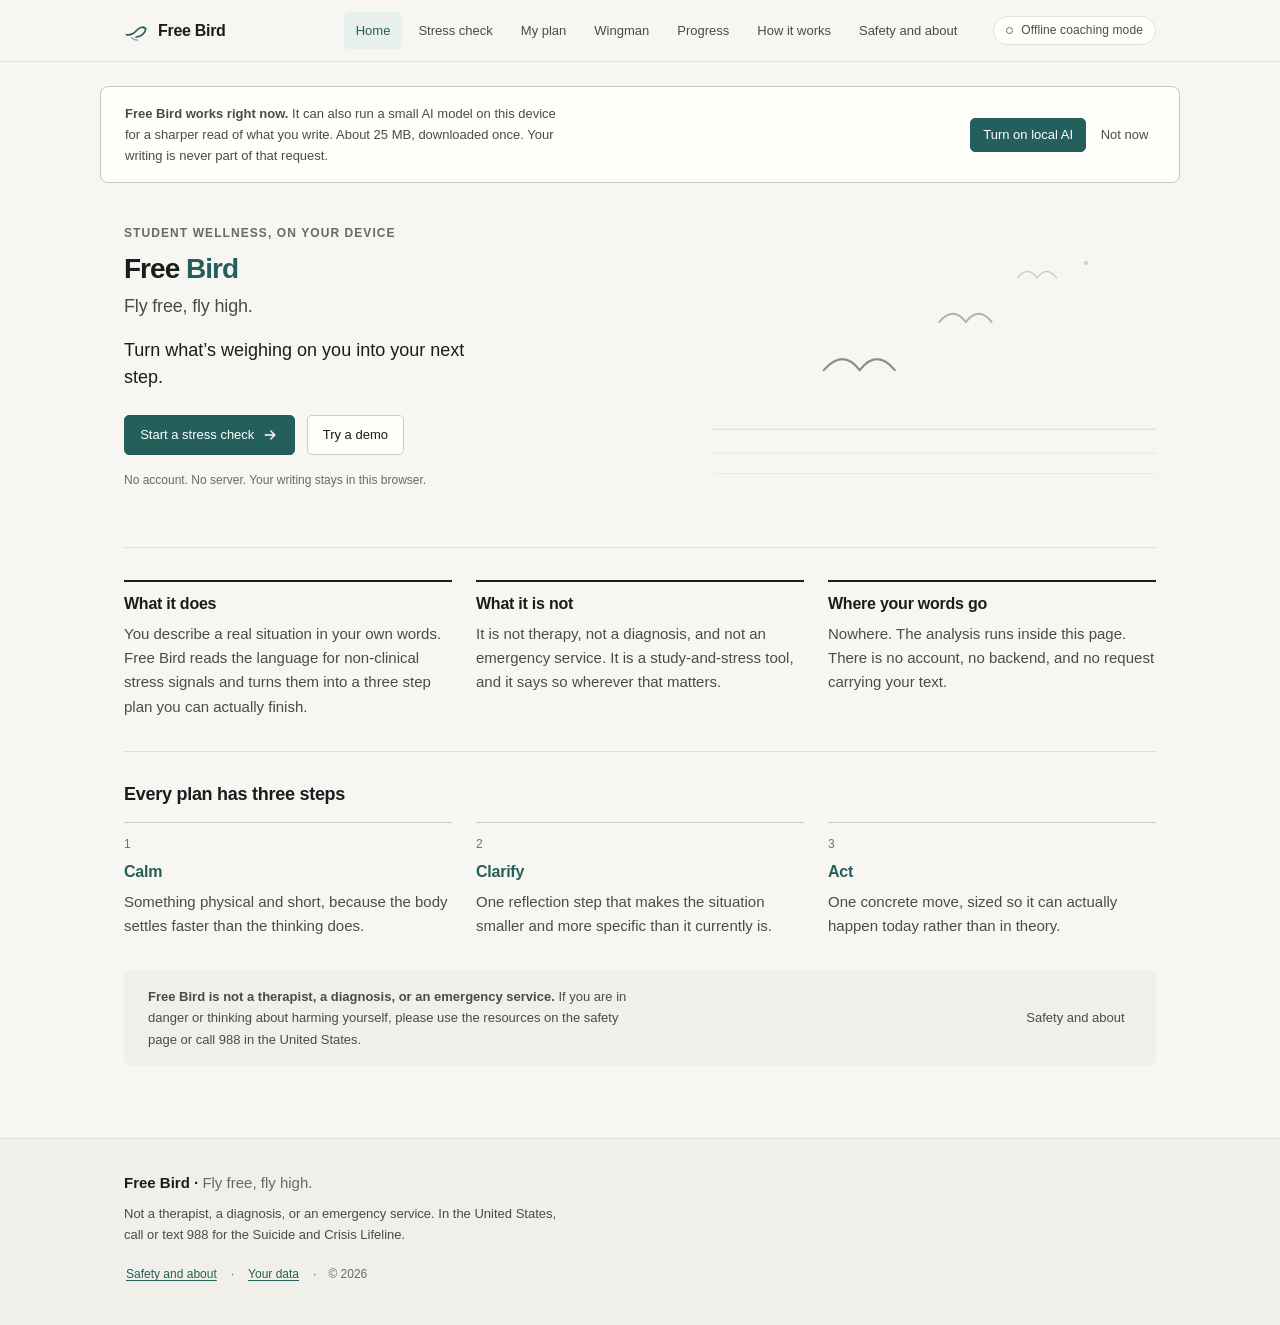
<file: index.html>
<!DOCTYPE html>
<html lang="en">
<head>
  <meta charset="utf-8">
  <meta name="viewport" content="width=device-width, initial-scale=1">
  <title>Free Bird</title>
  <meta name="description" content="Free Bird turns a real stressful situation into a personalised Calm, Clarify, Act plan using private, on-device AI. Built for students. No account, no backend.">
  <meta name="color-scheme" content="light">
  <meta name="theme-color" content="#f7f6f2">
  <link rel="icon" href="assets/logo.svg" type="image/svg+xml">
  <link rel="stylesheet" href="styles.css">
</head>
<body>
  <a class="skip-link" href="#main">Skip to main content</a>

  <div id="app" class="app">
    <header class="site-header">
      <div class="site-header__inner">
        <a class="brand" href="#/home" aria-label="Free Bird, home">
          <span class="brand__mark" aria-hidden="true">
            <svg viewBox="0 0 32 32" width="26" height="26" fill="none" stroke="currentColor" stroke-width="2" stroke-linecap="round" stroke-linejoin="round" focusable="false">
              <path d="M3 20.5c4.4.9 8.1-.4 11.2-3.9 2.3-2.6 4.4-4.2 6.4-4.8 2.2-.7 4.3-.2 6.3 1.4-1.5 6.1-5.6 9.5-12.2 10.2"/>
              <path d="M9.6 24.3c1.7 2.1 3.9 3.1 6.6 3" opacity=".45"/>
              <circle cx="24.4" cy="11.2" r="1.15" fill="currentColor" stroke="none"/>
            </svg>
          </span>
          <span class="brand__name">Free Bird</span>
        </a>

        <button id="nav-toggle" class="nav-toggle" type="button" aria-expanded="false" aria-controls="nav">
          <span class="nav-toggle__bars" aria-hidden="true"><span></span><span></span><span></span></span>
          <span class="nav-toggle__text">Menu</span>
        </button>

        <nav id="nav" class="nav" aria-label="Main">
          <ul id="nav-list" class="nav__list"></ul>
        </nav>

        <div id="model-status" class="site-header__status"></div>
      </div>
    </header>

    <div id="notice-host" hidden></div>
    <div id="demo-bar" class="demo-bar" hidden></div>

    <main id="main" class="main" tabindex="-1">
      <div id="view" class="view-host">
        <!-- Rendered before JavaScript runs, and replaced by the router.
             This keeps the page readable if scripts are blocked entirely. -->
        <noscript>
          <section class="panel">
            <h1>Free Bird</h1>
            <p>Free Bird needs JavaScript, because all of its analysis runs in your browser rather than on a server. Turning JavaScript on for this page keeps your writing on your device.</p>
            <p><strong>If you need support right now:</strong> call or text 988 in the United States, or call your local emergency number if you are in immediate danger.</p>
          </section>
        </noscript>
      </div>
    </main>

    <footer class="site-footer">
      <div class="site-footer__inner">
        <p class="site-footer__brand">Free Bird <span aria-hidden="true">·</span> <span class="site-footer__tagline">Fly free, fly high.</span></p>
        <p class="site-footer__note">
          Not a therapist, a diagnosis, or an emergency service. In the United States, call or text 988 for the Suicide and Crisis Lifeline.
        </p>
        <p class="site-footer__meta">
          <a href="#/safety">Safety and about</a>
          <span aria-hidden="true">·</span>
          <a href="#/progress">Your data</a>
          <span aria-hidden="true">·</span>
          <span>&copy; <span id="year">2026</span></span>
        </p>
      </div>
    </footer>
  </div>

  <div id="live-region" class="sr-only" aria-live="polite" aria-atomic="true"></div>
  <div id="toast-host" class="toast-host"></div>

  <!-- Plain classic scripts, loaded in dependency order. No bundler, no
       modules, so index.html also opens directly from the filesystem. -->
  <script src="js/storage.js"></script>
  <script src="ai/normalize.js"></script>
  <script src="data/exercises.js"></script>
  <script src="ai/classifier.js"></script>
  <script src="ai/safety.js"></script>
  <script src="ai/model.js"></script>
  <script src="ai/recommendations.js"></script>
  <script src="ai/fallback.js"></script>
  <script src="ai/pipeline.js"></script>
  <script src="data/demo-data.js"></script>
  <script src="js/dom.js"></script>
  <script src="js/state.js"></script>
  <script src="js/data-transfer.js"></script>
  <script src="js/components.js"></script>
  <script src="js/wingman-context.js"></script>
  <script src="js/router.js"></script>
  <script src="js/views/home.js"></script>
  <script src="js/views/stress-test.js"></script>
  <script src="js/views/snapshot.js"></script>
  <script src="js/views/plan.js"></script>
  <script src="js/views/wingman.js"></script>
  <script src="js/views/progress.js"></script>
  <script src="js/views/how-it-works.js"></script>
  <script src="js/views/about.js"></script>
  <script src="js/views/safety-support.js"></script>
  <script src="js/demo.js"></script>
  <script src="app.js"></script>
</body>
</html>
</file>
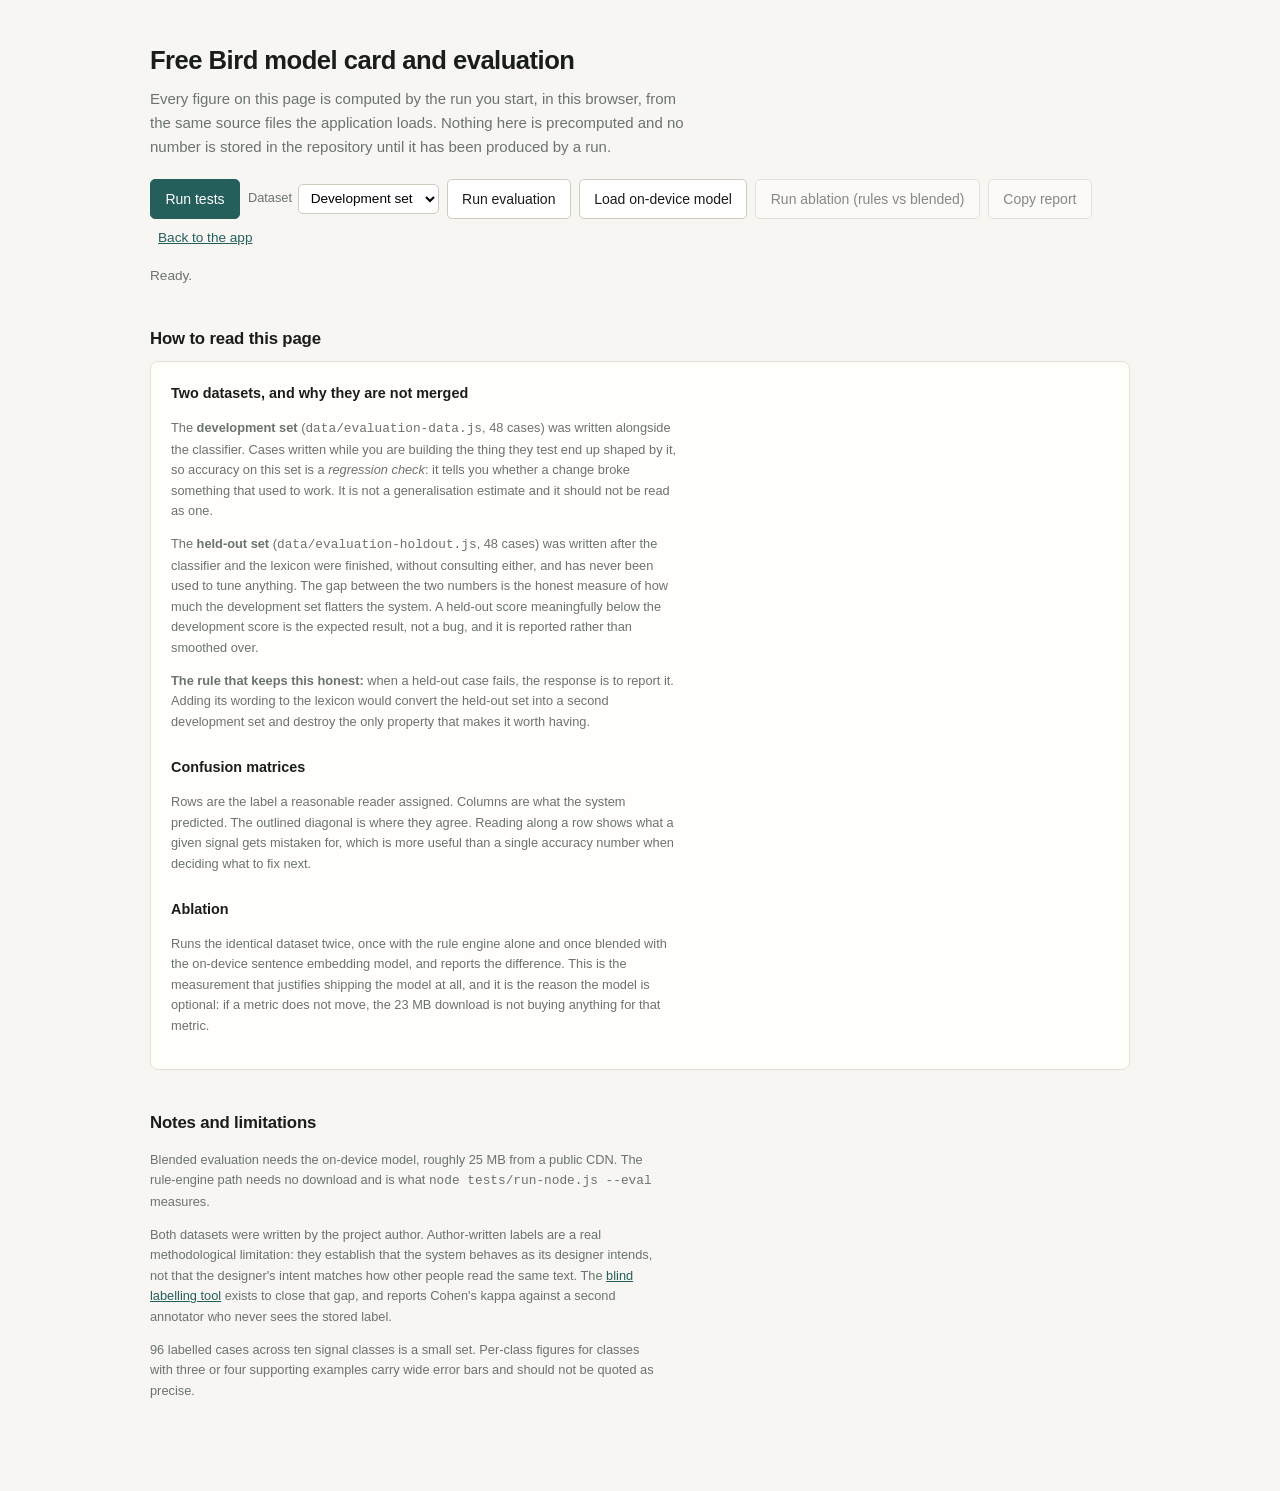
<file: tests/index.html>
<!DOCTYPE html>
<html lang="en">
<head>
  <meta charset="utf-8">
  <meta name="viewport" content="width=device-width, initial-scale=1">
  <title>Free Bird model card and evaluation</title>
  <link rel="icon" href="../assets/logo.svg" type="image/svg+xml">
  <style>
    :root {
      --bg: #f7f6f2; --surface: #fffefb; --ink: #191d1c; --mute: #6b7370; --line: #e3e0d7;
      --ok: #2f6b4f; --bad: #97402c; --accent: #245f5c; --accent-soft: #e8f0ee;
      --font: ui-sans-serif, -apple-system, "Segoe UI", Roboto, Arial, sans-serif;
      --mono: ui-monospace, SFMono-Regular, "SF Mono", Menlo, Consolas, monospace;
    }
    * { box-sizing: border-box; }
    body {
      margin: 0; padding: 2.5rem 1.5rem 5rem;
      background: var(--bg); color: var(--ink);
      font-family: var(--font); font-size: 15px; line-height: 1.6;
    }
    .wrap { max-width: 980px; margin: 0 auto; }
    h1 { font-size: 1.6rem; margin: 0 0 .35rem; letter-spacing: -.02em; }
    h2 { font-size: 1.05rem; margin: 2.5rem 0 .5rem; letter-spacing: -.01em; }
    h3 { font-size: .9rem; margin: 1.5rem 0 .5rem; }
    .lede { color: var(--mute); margin: 0 0 1.25rem; max-width: 66ch; }
    .bar { display: flex; flex-wrap: wrap; gap: .5rem; margin-bottom: 1rem; align-items: center; }
    button {
      padding: .5rem .9rem; min-height: 2.4rem;
      background: #fff; border: 1px solid #cfcbbf; border-radius: 5px;
      font: inherit; font-size: .875rem; cursor: pointer; color: var(--ink);
    }
    button.primary { background: var(--accent); border-color: var(--accent); color: #fff; }
    button:disabled { opacity: .5; cursor: not-allowed; }
    button:focus-visible { outline: 2px solid var(--accent); outline-offset: 2px; }
    label.field { font-size: .8rem; color: var(--mute); display: inline-flex; align-items: center; gap: .35rem; }
    select { font: inherit; font-size: .85rem; padding: .35rem .5rem; border: 1px solid #cfcbbf; border-radius: 5px; background: #fff; }
    .summary {
      padding: .85rem 1.1rem; border: 1px solid var(--line); border-radius: 6px;
      background: var(--surface); margin-bottom: 1.25rem; font-variant-numeric: tabular-nums;
    }
    .summary.pass { border-color: var(--ok); color: var(--ok); }
    .summary.fail { border-color: var(--bad); color: var(--bad); }
    .suite { margin-bottom: 1.25rem; }
    .suite h3 { font-size: .9rem; margin: 0 0 .35rem; }
    ul.tests { list-style: none; margin: 0; padding: 0; }
    ul.tests li { padding: .2rem 0 .2rem 1.6rem; position: relative; font-size: .875rem; }
    ul.tests li::before { position: absolute; left: 0; font-weight: 700; font-size: .75rem; }
    ul.tests li.pass::before { content: "\2713"; color: var(--ok); }
    ul.tests li.fail::before { content: "\2717"; color: var(--bad); }
    ul.tests li.fail { color: var(--bad); }
    ul.tests li .err { display: block; font-family: var(--mono); font-size: .75rem; color: var(--bad); padding-left: .2rem; }
    pre {
      background: var(--surface); border: 1px solid var(--line); border-radius: 6px;
      padding: 1rem; overflow-x: auto; font-family: var(--mono); font-size: .75rem;
      line-height: 1.55; white-space: pre;
    }
    .note { font-size: .8rem; color: var(--mute); max-width: 72ch; }
    .status { font-size: .85rem; color: var(--mute); margin-bottom: 1rem; }
    a { color: var(--accent); }

    .panel {
      background: var(--surface); border: 1px solid var(--line);
      border-radius: 8px; padding: 1.25rem; margin-bottom: 1.25rem;
    }
    .panel--flag { border-color: var(--accent); background: var(--accent-soft); }

    .cards { display: grid; grid-template-columns: repeat(auto-fit, minmax(160px, 1fr)); gap: 1rem; }
    .card__label { font-size: .7rem; text-transform: uppercase; letter-spacing: .06em; color: var(--mute); }
    .card__value { font-size: 1.5rem; font-weight: 600; letter-spacing: -.02em; font-variant-numeric: tabular-nums; }
    .card__note { font-size: .75rem; color: var(--mute); }

    table { border-collapse: collapse; width: 100%; font-size: .8rem; font-variant-numeric: tabular-nums; }
    .scroll { overflow-x: auto; }
    th, td { padding: .35rem .5rem; text-align: left; border-bottom: 1px solid var(--line); white-space: nowrap; }
    th { font-weight: 600; font-size: .7rem; text-transform: uppercase; letter-spacing: .05em; color: var(--mute); }
    td.num, th.num { text-align: right; }
    tr.total td { font-weight: 600; border-top: 2px solid var(--line); }

    .cm td.cell { text-align: center; font-variant-numeric: tabular-nums; border: 1px solid var(--line); }
    .cm th.rowhead { font-size: .7rem; text-transform: none; letter-spacing: 0; color: var(--ink); font-weight: 500; }
    .cm th.colhead {
      font-size: .65rem; text-transform: none; letter-spacing: 0;
      writing-mode: vertical-rl; transform: rotate(180deg);
      height: 7.5rem; vertical-align: bottom; padding: .25rem;
    }
    .cm td.diag { outline: 2px solid var(--accent); outline-offset: -2px; }
    .cm td.zero { color: #c9c5bb; }

    .delta-up { color: var(--ok); font-weight: 600; }
    .delta-down { color: var(--bad); font-weight: 600; }
    .delta-flat { color: var(--mute); }

    .legend { font-size: .75rem; color: var(--mute); margin-top: .5rem; }
    .hidden { display: none; }
  </style>
</head>
<body>
  <div class="wrap">
    <h1>Free Bird model card and evaluation</h1>
    <p class="lede">
      Every figure on this page is computed by the run you start, in this browser,
      from the same source files the application loads. Nothing here is precomputed
      and no number is stored in the repository until it has been produced by a run.
    </p>

    <div class="bar">
      <button id="run-tests" class="primary" type="button">Run tests</button>
      <label class="field">
        Dataset
        <select id="dataset">
          <option value="dev">Development set</option>
          <option value="holdout">Held-out set</option>
          <option value="all">Both</option>
        </select>
      </label>
      <button id="run-eval" type="button">Run evaluation</button>
      <button id="load-model" type="button">Load on-device model</button>
      <button id="run-ablation" type="button" disabled>Run ablation (rules vs blended)</button>
      <button id="copy" type="button" disabled>Copy report</button>
      <a href="../index.html" style="align-self:center;margin-left:.5rem;font-size:.85rem;">Back to the app</a>
    </div>

    <p class="status" id="status">Ready.</p>
    <div id="summary"></div>
    <div id="dashboard"></div>
    <div id="results"></div>
    <div id="report"></div>

    <h2>How to read this page</h2>
    <div class="panel">
      <h3 style="margin-top:0">Two datasets, and why they are not merged</h3>
      <p class="note">
        The <strong>development set</strong> (<code>data/evaluation-data.js</code>, 48 cases) was written
        alongside the classifier. Cases written while you are building the thing they test end up shaped
        by it, so accuracy on this set is a <em>regression check</em>: it tells you whether a change broke
        something that used to work. It is not a generalisation estimate and it should not be read as one.
      </p>
      <p class="note">
        The <strong>held-out set</strong> (<code>data/evaluation-holdout.js</code>, 48 cases) was written
        after the classifier and the lexicon were finished, without consulting either, and has never been
        used to tune anything. The gap between the two numbers is the honest measure of how much the
        development set flatters the system. A held-out score meaningfully below the development score is
        the expected result, not a bug, and it is reported rather than smoothed over.
      </p>
      <p class="note">
        <strong>The rule that keeps this honest:</strong> when a held-out case fails, the response is to
        report it. Adding its wording to the lexicon would convert the held-out set into a second
        development set and destroy the only property that makes it worth having.
      </p>

      <h3>Confusion matrices</h3>
      <p class="note">
        Rows are the label a reasonable reader assigned. Columns are what the system predicted. The
        outlined diagonal is where they agree. Reading along a row shows what a given signal gets mistaken
        for, which is more useful than a single accuracy number when deciding what to fix next.
      </p>

      <h3>Ablation</h3>
      <p class="note">
        Runs the identical dataset twice, once with the rule engine alone and once blended with the
        on-device sentence embedding model, and reports the difference. This is the measurement that
        justifies shipping the model at all, and it is the reason the model is optional: if a metric does
        not move, the 23 MB download is not buying anything for that metric.
      </p>
    </div>

    <h2>Notes and limitations</h2>
    <p class="note">
      Blended evaluation needs the on-device model, roughly 25 MB from a public CDN. The rule-engine
      path needs no download and is what <code>node tests/run-node.js --eval</code> measures.
    </p>
    <p class="note">
      Both datasets were written by the project author. Author-written labels are a real methodological
      limitation: they establish that the system behaves as its designer intends, not that the designer's
      intent matches how other people read the same text. The
      <a href="label.html">blind labelling tool</a> exists to close that gap, and reports Cohen's kappa
      against a second annotator who never sees the stored label.
    </p>
    <p class="note">
      96 labelled cases across ten signal classes is a small set. Per-class figures for classes with
      three or four supporting examples carry wide error bars and should not be quoted as precise.
    </p>
  </div>

  <script src="../ai/normalize.js"></script>
  <script src="../data/exercises.js"></script>
  <script src="../ai/classifier.js"></script>
  <script src="../ai/safety.js"></script>
  <script src="../ai/model.js"></script>
  <script src="../ai/recommendations.js"></script>
  <script src="../ai/fallback.js"></script>
  <script src="../ai/pipeline.js"></script>
  <script src="../data/evaluation-data.js"></script>
  <script src="../data/evaluation-holdout.js"></script>
  <script src="test-harness.js"></script>
  <script src="classifier-tests.js"></script>
  <script src="safety-tests.js"></script>
  <script src="recommendation-tests.js"></script>
  <script src="evaluate.js"></script>
  <script>
    (function () {
      'use strict';
      var FB = window.FB;
      var statusNode = document.getElementById('status');
      var summaryNode = document.getElementById('summary');
      var dashboardNode = document.getElementById('dashboard');
      var resultsNode = document.getElementById('results');
      var reportNode = document.getElementById('report');
      var copyBtn = document.getElementById('copy');
      var datasetSelect = document.getElementById('dataset');
      var lastReportText = '';

      function setStatus(text) { statusNode.textContent = text; }

      function clearOutput() {
        summaryNode.innerHTML = '';
        dashboardNode.innerHTML = '';
        resultsNode.innerHTML = '';
        reportNode.innerHTML = '';
        copyBtn.disabled = true;
      }

      function el(tag, attrs, children) {
        var node = document.createElement(tag);
        Object.keys(attrs || {}).forEach(function (k) {
          if (k === 'class') node.className = attrs[k];
          else if (k === 'text') node.textContent = attrs[k];
          else node.setAttribute(k, attrs[k]);
        });
        (children || []).forEach(function (c) {
          if (c === null || c === undefined) return;
          node.appendChild(typeof c === 'string' ? document.createTextNode(c) : c);
        });
        return node;
      }

      function pct(v) {
        return (v === null || v === undefined) ? 'n/a' : (v * 100).toFixed(1) + '%';
      }

      /* ---------------------------------------------------------- cards */

      function statCard(label, value, note) {
        return el('div', { class: 'card' }, [
          el('div', { class: 'card__label', text: label }),
          el('div', { class: 'card__value', text: value }),
          note ? el('div', { class: 'card__note', text: note }) : null
        ]);
      }

      function headlineCards(report) {
        return el('div', { class: 'panel' }, [
          el('h3', { style: 'margin-top:0', text: 'Headline metrics, ' + report.datasetLabel + ', ' + report.mode + ' mode' }),
          el('div', { class: 'cards' }, [
            statCard('Primary signal accuracy', pct(report.primarySignal.accuracy),
              report.primarySignal.correct + ' of ' + report.primarySignal.n + ' correct'),
            statCard('Macro F1', pct(report.primarySignal.macroF1), 'unweighted mean across classes'),
            statCard('Secondary recall', pct(report.secondarySignals.recall),
              report.secondarySignals.found + ' of ' + report.secondarySignals.expected + ' found'),
            statCard('Pressure band exact', pct(report.pressureBand.accuracy),
              'within one band: ' + pct(report.pressureBand.withinOneBand)),
            statCard('Safety accuracy', pct(report.safety.accuracy),
              report.safety.correct + ' of ' + report.safety.n + ' cases'),
            statCard('Mean latency', report.latency ? report.latency.meanMs.toFixed(1) + ' ms' : 'n/a',
              report.latency ? 'max ' + report.latency.maxMs.toFixed(0) + ' ms' : null)
          ])
        ]);
      }

      /* ------------------------------------------------ confusion matrix */

      function shortLabel(label) {
        return String(label).replace(/-/g, ' ');
      }

      function confusionTable(title, confusion, labels, caption) {
        var head = el('tr', {}, [el('th', { class: 'rowhead', text: '' })].concat(
          labels.map(function (l) { return el('th', { class: 'colhead', text: shortLabel(l) }); })
        ));

        // Shade each cell by its share of that row, so a busy row and a sparse
        // row are both readable.
        var rows = labels.map(function (rowLabel) {
          var rowTotal = labels.reduce(function (sum, c) { return sum + confusion[rowLabel][c]; }, 0);
          var cells = labels.map(function (colLabel) {
            var value = confusion[rowLabel][colLabel];
            var isDiag = rowLabel === colLabel;
            var share = rowTotal ? value / rowTotal : 0;
            var cell = el('td', {
              class: 'cell' + (isDiag ? ' diag' : '') + (value === 0 ? ' zero' : ''),
              text: String(value)
            });
            if (value > 0) {
              var alpha = 0.12 + share * 0.55;
              cell.style.background = isDiag
                ? 'rgba(36, 95, 92, ' + alpha.toFixed(2) + ')'
                : 'rgba(151, 64, 44, ' + alpha.toFixed(2) + ')';
              if (share > 0.55) cell.style.color = '#fff';
            }
            return cell;
          });
          return el('tr', {}, [el('th', { class: 'rowhead', text: shortLabel(rowLabel) })].concat(cells));
        });

        return el('div', { class: 'panel' }, [
          el('h3', { style: 'margin-top:0', text: title }),
          el('div', { class: 'scroll' }, [
            el('table', { class: 'cm' }, [
              el('thead', {}, [head]),
              el('tbody', {}, rows)
            ])
          ]),
          el('p', { class: 'legend', text: caption })
        ]);
      }

      /* --------------------------------------------------- per-class table */

      function perClassTable(report) {
        var rows = report.primarySignal.perClass.map(function (row) {
          return el('tr', {}, [
            el('td', { text: shortLabel(row.label) }),
            el('td', { class: 'num', text: String(row.support) }),
            el('td', { class: 'num', text: String(row.tp) }),
            el('td', { class: 'num', text: String(row.fp) }),
            el('td', { class: 'num', text: String(row.fn) }),
            el('td', { class: 'num', text: pct(row.precision) }),
            el('td', { class: 'num', text: pct(row.recall) }),
            el('td', { class: 'num', text: pct(row.f1) })
          ]);
        });

        rows.push(el('tr', { class: 'total' }, [
          el('td', { text: 'macro average' }),
          el('td', { class: 'num', text: String(report.primarySignal.n) }),
          el('td', { class: 'num', text: '' }),
          el('td', { class: 'num', text: '' }),
          el('td', { class: 'num', text: '' }),
          el('td', { class: 'num', text: pct(report.primarySignal.macroPrecision) }),
          el('td', { class: 'num', text: pct(report.primarySignal.macroRecall) }),
          el('td', { class: 'num', text: pct(report.primarySignal.macroF1) })
        ]));

        return el('div', { class: 'panel' }, [
          el('h3', { style: 'margin-top:0', text: 'Per-class performance, primary signal' }),
          el('div', { class: 'scroll' }, [
            el('table', {}, [
              el('thead', {}, [el('tr', {}, [
                el('th', { text: 'Signal' }),
                el('th', { class: 'num', text: 'Support' }),
                el('th', { class: 'num', text: 'TP' }),
                el('th', { class: 'num', text: 'FP' }),
                el('th', { class: 'num', text: 'FN' }),
                el('th', { class: 'num', text: 'Precision' }),
                el('th', { class: 'num', text: 'Recall' }),
                el('th', { class: 'num', text: 'F1' })
              ])]),
              el('tbody', {}, rows)
            ])
          ]),
          el('p', { class: 'legend', text: 'Support is how many cases carry that label. Classes with three or four supporting cases have wide error bars; treat their precision and recall as directional only.' })
        ]);
      }

      /* ------------------------------------------------------- failures */

      function failureTable(report) {
        var misses = report.perCase.filter(function (c) {
          return c.expectedPrimary && !c.correct;
        });
        var safetyMisses = report.perCase.filter(function (c) {
          return c.expectedSafety !== c.predictedSafety;
        });

        if (!misses.length && !safetyMisses.length) {
          return el('div', { class: 'panel' }, [
            el('h3', { style: 'margin-top:0', text: 'Every case matched its label' }),
            el('p', { class: 'note', text: 'No signal or safety disagreements in this run.' })
          ]);
        }

        var children = [el('h3', { style: 'margin-top:0', text: 'Where it disagreed with the label' })];

        if (misses.length) {
          children.push(el('div', { class: 'scroll' }, [
            el('table', {}, [
              el('thead', {}, [el('tr', {}, [
                el('th', { text: 'Case' }),
                el('th', { text: 'Expected' }),
                el('th', { text: 'Predicted' }),
                el('th', { text: 'Text' })
              ])]),
              el('tbody', {}, misses.map(function (c) {
                return el('tr', {}, [
                  el('td', { text: c.id }),
                  el('td', { text: shortLabel(c.expectedPrimary) }),
                  el('td', { text: shortLabel(c.predictedPrimary) }),
                  el('td', { style: 'white-space:normal;max-width:34rem', text: c.text })
                ]);
              }))
            ])
          ]));
        }

        if (safetyMisses.length) {
          children.push(el('h3', { text: 'Safety disagreements' }));
          children.push(el('div', { class: 'scroll' }, [
            el('table', {}, [
              el('thead', {}, [el('tr', {}, [
                el('th', { text: 'Case' }),
                el('th', { text: 'Expected' }),
                el('th', { text: 'Predicted' }),
                el('th', { text: 'Text' })
              ])]),
              el('tbody', {}, safetyMisses.map(function (c) {
                return el('tr', {}, [
                  el('td', { text: c.id }),
                  el('td', { text: c.expectedSafety }),
                  el('td', { text: c.predictedSafety }),
                  el('td', { style: 'white-space:normal;max-width:34rem', text: c.text })
                ]);
              }))
            ])
          ]));
        }

        children.push(el('p', { class: 'legend', text: 'Listed in full rather than summarised. A failure list you can read is worth more than an accuracy figure you cannot interrogate.' }));
        return el('div', { class: 'panel panel--flag' }, children);
      }

      /* -------------------------------------------------------- ablation */

      function deltaCell(before, after, higherIsBetter) {
        if (before === null || after === null || before === undefined || after === undefined) {
          return el('td', { class: 'num delta-flat', text: 'n/a' });
        }
        var diff = (after - before) * 100;
        var cls = Math.abs(diff) < 0.05 ? 'delta-flat' : (diff > 0) === !!higherIsBetter ? 'delta-up' : 'delta-down';
        var sign = diff > 0 ? '+' : '';
        return el('td', { class: 'num ' + cls, text: sign + diff.toFixed(1) + ' pts' });
      }

      function ablationTable(rules, blended) {
        function row(label, get, higherIsBetter) {
          var a = get(rules);
          var b = get(blended);
          return el('tr', {}, [
            el('td', { text: label }),
            el('td', { class: 'num', text: pct(a) }),
            el('td', { class: 'num', text: pct(b) }),
            deltaCell(a, b, higherIsBetter !== false)
          ]);
        }

        return el('div', { class: 'panel' }, [
          el('h3', { style: 'margin-top:0', text: 'Ablation: rule engine alone vs blended with the on-device model' }),
          el('p', { class: 'note', text: 'Same ' + rules.caseCount + ' cases (' + rules.datasetLabel + '), run twice. This is the measurement that decides whether the model is worth its download.' }),
          el('div', { class: 'scroll' }, [
            el('table', {}, [
              el('thead', {}, [el('tr', {}, [
                el('th', { text: 'Metric' }),
                el('th', { class: 'num', text: 'Rules only' }),
                el('th', { class: 'num', text: 'Blended' }),
                el('th', { class: 'num', text: 'Change' })
              ])]),
              el('tbody', {}, [
                row('Primary signal accuracy', function (r) { return r.primarySignal.accuracy; }),
                row('Macro F1', function (r) { return r.primarySignal.macroF1; }),
                row('Weighted F1', function (r) { return r.primarySignal.weightedF1; }),
                row('Secondary signal recall', function (r) { return r.secondarySignals.recall; }),
                row('Pressure band, exact', function (r) { return r.pressureBand.accuracy; }),
                row('Pressure band, within one', function (r) { return r.pressureBand.withinOneBand; }),
                row('Safety accuracy', function (r) { return r.safety.accuracy; })
              ])
            ])
          ]),
          el('p', { class: 'legend', text: 'Latency: ' + (rules.latency ? rules.latency.meanMs.toFixed(1) : '?') + ' ms rules, ' + (blended.latency ? blended.latency.meanMs.toFixed(1) : '?') + ' ms blended, mean per case. Safety is deterministic and has no model dependency, so it is expected to be identical in both columns; a difference there would indicate a bug.' })
        ]);
      }

      /* ------------------------------------------------------- rendering */

      function renderDashboard(report) {
        dashboardNode.appendChild(headlineCards(report));
        dashboardNode.appendChild(perClassTable(report));
        dashboardNode.appendChild(confusionTable(
          'Confusion matrix, primary stress signal',
          report.primarySignal.confusion, report.primarySignal.labels,
          'Rows are the assigned label, columns are the prediction. Teal on the diagonal is agreement; rust off it is a confusion, shaded by how much of that row it accounts for.'
        ));
        dashboardNode.appendChild(confusionTable(
          'Confusion matrix, pressure band',
          report.pressureBand.confusion, report.pressureBand.labels,
          'Off-diagonal cells adjacent to the diagonal are within-one-band errors, which the plan tolerates. Cells two or more bands away are the ones that would change which exercise is recommended.'
        ));
        dashboardNode.appendChild(confusionTable(
          'Confusion matrix, safety level',
          report.safety.confusion, report.safety.labels,
          'The consequential cell is the bottom-left: a case labelled crisis that was predicted none. The scan is deliberately tuned to prefer the opposite error.'
        ));
        dashboardNode.appendChild(failureTable(report));
      }

      /* --------------------------------------------------------- actions */

      document.getElementById('run-tests').addEventListener('click', function () {
        clearOutput();
        setStatus('Running tests...');

        var groups = {};
        FB.testHarness.run(function (result) {
          if (!groups[result.suite]) {
            var section = el('section', { class: 'suite' }, [el('h3', { text: result.suite })]);
            var list = el('ul', { class: 'tests' }, []);
            section.appendChild(list);
            resultsNode.appendChild(section);
            groups[result.suite] = list;
          }
          var item = el('li', { class: result.passed ? 'pass' : 'fail', text: result.label });
          if (!result.passed) item.appendChild(el('span', { class: 'err', text: result.error }));
          groups[result.suite].appendChild(item);
        }).then(function (summary) {
          summaryNode.appendChild(el('div', {
            class: 'summary ' + (summary.failed ? 'fail' : 'pass'),
            text: summary.passed + ' passed, ' + summary.failed + ' failed, ' + summary.total + ' total'
          }));
          setStatus(summary.failed ? 'Finished with failures.' : 'All tests passed.');
        });
      });

      function runEvaluation(mode) {
        clearOutput();
        var dataset = datasetSelect.value;
        setStatus('Evaluating the ' + FB.evaluate.datasetLabel(dataset) + ' in ' + mode + ' mode...');

        return FB.evaluate.run({
          mode: mode,
          dataset: dataset,
          onProgress: function (done, total) { setStatus('Evaluating ' + done + ' of ' + total + '...'); }
        }).then(function (report) {
          renderDashboard(report);
          lastReportText = FB.evaluate.format(report);
          reportNode.appendChild(el('h2', { text: 'Plain text report' }));
          reportNode.appendChild(el('pre', { text: lastReportText }));
          copyBtn.disabled = false;
          setStatus('Evaluation finished.');
          return report;
        }).catch(function (err) {
          setStatus('Evaluation failed: ' + err.message);
        });
      }

      document.getElementById('run-eval').addEventListener('click', function () {
        runEvaluation(FB.model.semanticReady() ? 'blended' : 'rules');
      });

      document.getElementById('run-ablation').addEventListener('click', function () {
        clearOutput();
        var dataset = datasetSelect.value;
        var label = FB.evaluate.datasetLabel(dataset);
        setStatus('Ablation: running the ' + label + ' with rules only...');

        FB.evaluate.run({ mode: 'rules', dataset: dataset }).then(function (rules) {
          setStatus('Ablation: running the ' + label + ' blended with the on-device model...');
          return FB.evaluate.run({ mode: 'blended', dataset: dataset }).then(function (blended) {
            dashboardNode.appendChild(ablationTable(rules, blended));
            dashboardNode.appendChild(headlineCards(blended));
            dashboardNode.appendChild(perClassTable(blended));
            dashboardNode.appendChild(confusionTable(
              'Confusion matrix, primary signal, blended',
              blended.primarySignal.confusion, blended.primarySignal.labels,
              'Blended run. Compare against the rules-only matrix by re-running the evaluation in rules mode.'
            ));
            dashboardNode.appendChild(failureTable(blended));
            lastReportText = 'RULES ONLY\n\n' + FB.evaluate.format(rules) + '\n\nBLENDED\n\n' + FB.evaluate.format(blended);
            reportNode.appendChild(el('h2', { text: 'Plain text report, both runs' }));
            reportNode.appendChild(el('pre', { text: lastReportText }));
            copyBtn.disabled = false;
            setStatus('Ablation finished.');
          });
        }).catch(function (err) {
          setStatus('Ablation failed: ' + err.message);
        });
      });

      document.getElementById('load-model').addEventListener('click', function () {
        setStatus('Loading the on-device model...');
        FB.model.on(function (state) {
          if (state.status === 'loading') setStatus('Loading the on-device model, ' + state.progress + '%');
        });
        FB.model.load().then(function (state) {
          if (FB.model.semanticReady()) {
            document.getElementById('run-ablation').disabled = false;
            setStatus('Model ready (' + state.modelId + '). Evaluation now runs blended, and the ablation is available.');
          } else {
            setStatus('The model could not load: ' + (state.error || 'unknown reason') + '. Rule-engine evaluation still works.');
          }
        });
      });

      copyBtn.addEventListener('click', function () {
        if (!lastReportText) return;
        if (navigator.clipboard) {
          navigator.clipboard.writeText(lastReportText).then(function () { setStatus('Report copied.'); });
        }
      });
    })();
  </script>
</body>
</html>
</file>
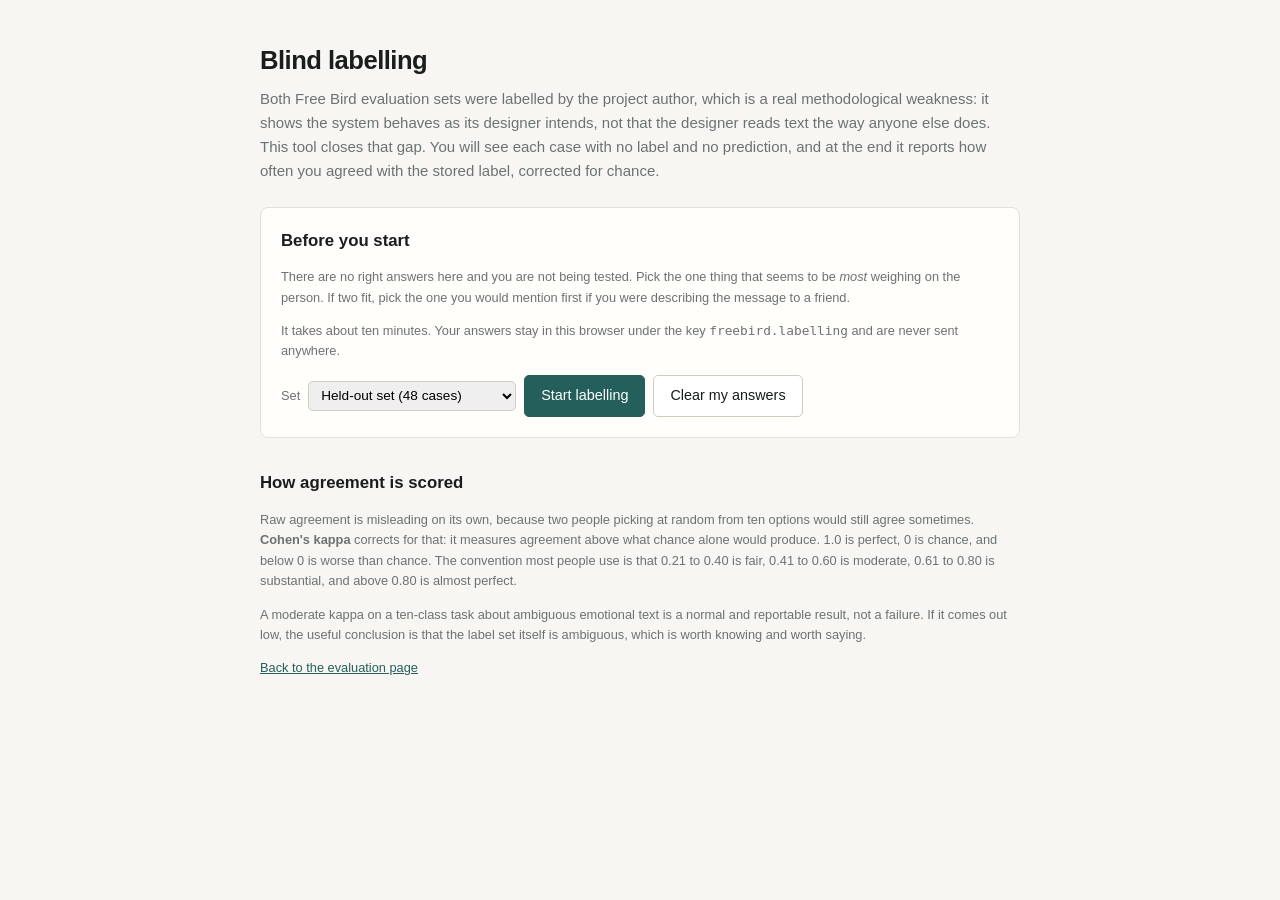
<file: tests/label.html>
<!DOCTYPE html>
<html lang="en">
<head>
  <meta charset="utf-8">
  <meta name="viewport" content="width=device-width, initial-scale=1">
  <title>Free Bird blind labelling</title>
  <link rel="icon" href="../assets/logo.svg" type="image/svg+xml">
  <style>
    :root {
      --bg: #f7f6f2; --surface: #fffefb; --ink: #191d1c; --mute: #6b7370; --line: #e3e0d7;
      --ok: #2f6b4f; --bad: #97402c; --accent: #245f5c; --accent-soft: #e8f0ee;
      --font: ui-sans-serif, -apple-system, "Segoe UI", Roboto, Arial, sans-serif;
      --mono: ui-monospace, SFMono-Regular, Menlo, Consolas, monospace;
    }
    * { box-sizing: border-box; }
    body {
      margin: 0; padding: 2.5rem 1.5rem 5rem; background: var(--bg); color: var(--ink);
      font-family: var(--font); font-size: 15px; line-height: 1.6;
    }
    .wrap { max-width: 760px; margin: 0 auto; }
    h1 { font-size: 1.6rem; margin: 0 0 .35rem; letter-spacing: -.02em; }
    h2 { font-size: 1.05rem; margin: 2rem 0 .5rem; }
    .lede { color: var(--mute); margin: 0 0 1.5rem; }
    .panel {
      background: var(--surface); border: 1px solid var(--line);
      border-radius: 8px; padding: 1.25rem; margin-bottom: 1.25rem;
    }
    .quote {
      font-size: 1.15rem; line-height: 1.55; margin: 0 0 1.25rem;
      padding: 1rem 1.15rem; background: var(--accent-soft);
      border-left: 3px solid var(--accent); border-radius: 4px;
    }
    fieldset { border: none; margin: 0 0 1.25rem; padding: 0; }
    legend { font-size: .75rem; text-transform: uppercase; letter-spacing: .06em; color: var(--mute); padding: 0 0 .5rem; }
    .opts { display: flex; flex-wrap: wrap; gap: .4rem; }
    .opt { position: relative; }
    .opt input { position: absolute; opacity: 0; width: 100%; height: 100%; margin: 0; cursor: pointer; }
    .opt span {
      display: block; padding: .4rem .7rem; border: 1px solid #cfcbbf;
      border-radius: 999px; font-size: .85rem; background: #fff; cursor: pointer;
    }
    .opt input:checked + span { background: var(--accent); border-color: var(--accent); color: #fff; }
    .opt input:focus-visible + span { outline: 2px solid var(--accent); outline-offset: 2px; }
    button {
      padding: .55rem 1rem; min-height: 2.5rem; background: #fff;
      border: 1px solid #cfcbbf; border-radius: 5px; font: inherit; font-size: .9rem;
      cursor: pointer; color: var(--ink);
    }
    button.primary { background: var(--accent); border-color: var(--accent); color: #fff; }
    button:disabled { opacity: .5; cursor: not-allowed; }
    .row { display: flex; gap: .5rem; align-items: center; flex-wrap: wrap; }
    .progress { font-size: .8rem; color: var(--mute); font-variant-numeric: tabular-nums; }
    .track { height: 4px; background: #e8e5dc; border-radius: 2px; margin: .5rem 0 1.25rem; }
    .fill { height: 100%; background: var(--accent); border-radius: 2px; transition: width .2s; }
    table { border-collapse: collapse; width: 100%; font-size: .85rem; font-variant-numeric: tabular-nums; }
    th, td { padding: .4rem .5rem; text-align: left; border-bottom: 1px solid var(--line); }
    td.num, th.num { text-align: right; }
    .kappa { font-size: 2rem; font-weight: 600; letter-spacing: -.02em; }
    .note { font-size: .8rem; color: var(--mute); }
    .hidden { display: none; }
    a { color: var(--accent); }
    pre { background: var(--surface); border: 1px solid var(--line); border-radius: 6px; padding: 1rem; overflow-x: auto; font-family: var(--mono); font-size: .72rem; }
  </style>
</head>
<body>
  <div class="wrap">
    <h1>Blind labelling</h1>
    <p class="lede">
      Both Free Bird evaluation sets were labelled by the project author, which
      is a real methodological weakness: it shows the system behaves as its
      designer intends, not that the designer reads text the way anyone else
      does. This tool closes that gap. You will see each case with no label and
      no prediction, and at the end it reports how often you agreed with the
      stored label, corrected for chance.
    </p>

    <div class="panel" id="intro">
      <h2 style="margin-top:0">Before you start</h2>
      <p class="note">
        There are no right answers here and you are not being tested. Pick the
        one thing that seems to be <em>most</em> weighing on the person. If two
        fit, pick the one you would mention first if you were describing the
        message to a friend.
      </p>
      <p class="note">
        It takes about ten minutes. Your answers stay in this browser under the
        key <code>freebird.labelling</code> and are never sent anywhere.
      </p>
      <div class="row">
        <label class="note" for="which">Set</label>
        <select id="which" style="font:inherit;font-size:.85rem;padding:.35rem .5rem;border:1px solid #cfcbbf;border-radius:5px;">
          <option value="holdout">Held-out set (48 cases)</option>
          <option value="dev">Development set (48 cases)</option>
        </select>
        <button class="primary" id="start" type="button">Start labelling</button>
        <button id="resume" type="button" class="hidden">Resume</button>
        <button id="reset" type="button">Clear my answers</button>
      </div>
    </div>

    <div class="panel hidden" id="task">
      <div class="progress" id="progress"></div>
      <div class="track"><div class="fill" id="fill" style="width:0%"></div></div>

      <blockquote class="quote" id="case-text"></blockquote>

      <fieldset>
        <legend>What is mostly weighing on this person?</legend>
        <div class="opts" id="signal-opts"></div>
      </fieldset>

      <fieldset>
        <legend>Does this need more than a study plan?</legend>
        <div class="opts" id="safety-opts"></div>
      </fieldset>

      <div class="row">
        <button class="primary" id="next" type="button" disabled>Next</button>
        <button id="skip" type="button">Not sure, skip</button>
        <span class="note" id="hint"></span>
      </div>
    </div>

    <div class="panel hidden" id="results"></div>

    <h2>How agreement is scored</h2>
    <p class="note">
      Raw agreement is misleading on its own, because two people picking at
      random from ten options would still agree sometimes. <strong>Cohen's
      kappa</strong> corrects for that: it measures agreement above what chance
      alone would produce. 1.0 is perfect, 0 is chance, and below 0 is worse
      than chance. The convention most people use is that 0.21 to 0.40 is fair,
      0.41 to 0.60 is moderate, 0.61 to 0.80 is substantial, and above 0.80 is
      almost perfect.
    </p>
    <p class="note">
      A moderate kappa on a ten-class task about ambiguous emotional text is a
      normal and reportable result, not a failure. If it comes out low, the
      useful conclusion is that the label set itself is ambiguous, which is
      worth knowing and worth saying.
    </p>
    <p class="note"><a href="index.html">Back to the evaluation page</a></p>
  </div>

  <script src="../ai/normalize.js"></script>
  <script src="../data/exercises.js"></script>
  <script src="../ai/classifier.js"></script>
  <script src="../data/evaluation-data.js"></script>
  <script src="../data/evaluation-holdout.js"></script>
  <script>
    (function () {
      'use strict';
      var FB = window.FB;
      var KEY = 'freebird.labelling';

      var SIGNALS = FB.classifier.SIGNALS.map(function (s) { return { id: s.id, label: s.label }; });
      var SAFETY = [
        { id: 'none', label: 'No, ordinary stress' },
        { id: 'concern', label: 'Maybe, worth a gentle note' },
        { id: 'crisis', label: 'Yes, this needs real support' }
      ];

      var cases = [];
      var index = 0;
      var answers = {};
      var picked = { signal: null, safety: null };

      var $ = function (id) { return document.getElementById(id); };

      function load() {
        try { return JSON.parse(localStorage.getItem(KEY)) || {}; } catch (e) { return {}; }
      }
      function save() {
        try { localStorage.setItem(KEY, JSON.stringify(answers)); } catch (e) { /* private mode */ }
      }

      function setFor(which) {
        return which === 'dev' ? FB.evaluationData.CASES : FB.evaluationHoldout.CASES;
      }

      function renderOptions() {
        var sig = $('signal-opts');
        sig.innerHTML = '';
        SIGNALS.forEach(function (s) {
          var wrap = document.createElement('label');
          wrap.className = 'opt';
          var input = document.createElement('input');
          input.type = 'radio'; input.name = 'signal'; input.value = s.id;
          var span = document.createElement('span');
          span.textContent = s.label;
          input.addEventListener('change', function () { picked.signal = s.id; updateNext(); });
          wrap.appendChild(input); wrap.appendChild(span);
          sig.appendChild(wrap);
        });

        var saf = $('safety-opts');
        saf.innerHTML = '';
        SAFETY.forEach(function (s) {
          var wrap = document.createElement('label');
          wrap.className = 'opt';
          var input = document.createElement('input');
          input.type = 'radio'; input.name = 'safety'; input.value = s.id;
          var span = document.createElement('span');
          span.textContent = s.label;
          input.addEventListener('change', function () { picked.safety = s.id; updateNext(); });
          wrap.appendChild(input); wrap.appendChild(span);
          saf.appendChild(wrap);
        });
      }

      function updateNext() {
        $('next').disabled = !(picked.signal && picked.safety);
        $('hint').textContent = $('next').disabled ? 'Pick one from each group.' : '';
      }

      function show() {
        if (index >= cases.length) { finish(); return; }
        var c = cases[index];
        $('case-text').textContent = c.text;
        $('progress').textContent = 'Case ' + (index + 1) + ' of ' + cases.length;
        $('fill').style.width = ((index / cases.length) * 100) + '%';
        picked = { signal: null, safety: null };
        Array.prototype.forEach.call(document.querySelectorAll('input[type=radio]'), function (r) { r.checked = false; });
        updateNext();
        window.scrollTo(0, 0);
      }

      function record(skipped) {
        var c = cases[index];
        answers[c.id] = skipped ? { skipped: true } : { signal: picked.signal, safety: picked.safety };
        save();
        index++;
        show();
      }

      /* ------------------------------------------------------- scoring */

      /**
       * Cohen's kappa. Chance agreement is estimated from the two annotators'
       * own marginal distributions, which is what separates it from raw
       * agreement on a task with ten unevenly used classes.
       */
      function cohensKappa(pairs) {
        if (!pairs.length) return null;
        var n = pairs.length;
        var agree = 0;
        var rowCounts = {};
        var colCounts = {};

        pairs.forEach(function (p) {
          if (p.a === p.b) agree++;
          rowCounts[p.a] = (rowCounts[p.a] || 0) + 1;
          colCounts[p.b] = (colCounts[p.b] || 0) + 1;
        });

        var po = agree / n;
        var pe = 0;
        Object.keys(rowCounts).forEach(function (k) {
          if (colCounts[k]) pe += (rowCounts[k] / n) * (colCounts[k] / n);
        });

        if (pe === 1) return null;
        return { po: po, pe: pe, kappa: (po - pe) / (1 - pe), n: n, agreed: agree };
      }

      function interpret(k) {
        if (k === null || k === undefined) return 'not computable';
        if (k < 0) return 'worse than chance';
        if (k <= 0.20) return 'slight';
        if (k <= 0.40) return 'fair';
        if (k <= 0.60) return 'moderate';
        if (k <= 0.80) return 'substantial';
        return 'almost perfect';
      }

      function finish() {
        $('task').classList.add('hidden');
        var host = $('results');
        host.classList.remove('hidden');
        host.innerHTML = '';

        var signalPairs = [];
        var safetyPairs = [];
        var disagreements = [];
        var skipped = 0;

        cases.forEach(function (c) {
          var a = answers[c.id];
          if (!a || a.skipped) { skipped++; return; }
          if (c.expectedPrimary) {
            signalPairs.push({ a: c.expectedPrimary, b: a.signal });
            if (c.expectedPrimary !== a.signal) {
              disagreements.push({ id: c.id, text: c.text, stored: c.expectedPrimary, yours: a.signal });
            }
          }
          safetyPairs.push({ a: c.expectedSafety, b: a.safety });
        });

        var sk = cohensKappa(signalPairs);
        var fk = cohensKappa(safetyPairs);

        function block(title, k, note) {
          var d = document.createElement('div');
          d.style.marginBottom = '1.5rem';
          var h = document.createElement('h2');
          h.style.marginTop = '0';
          h.textContent = title;
          d.appendChild(h);
          if (!k) {
            var p = document.createElement('p');
            p.className = 'note';
            p.textContent = 'Not enough answers to score.';
            d.appendChild(p);
            return d;
          }
          var big = document.createElement('div');
          big.className = 'kappa';
          big.textContent = 'kappa ' + k.kappa.toFixed(2) + ' (' + interpret(k.kappa) + ')';
          d.appendChild(big);
          var sub = document.createElement('p');
          sub.className = 'note';
          sub.textContent = 'Raw agreement ' + (k.po * 100).toFixed(1) + '% (' + k.agreed + ' of ' + k.n +
            '), chance agreement ' + (k.pe * 100).toFixed(1) + '%. ' + (note || '');
          d.appendChild(sub);
          return d;
        }

        host.appendChild(block('Primary signal agreement', sk,
          'Ten classes, so chance agreement is low and kappa is close to raw agreement.'));
        host.appendChild(block('Safety level agreement', fk,
          'Three classes and a very uneven distribution, so chance agreement is high and kappa is the honest number here.'));

        if (skipped) {
          var s = document.createElement('p');
          s.className = 'note';
          s.textContent = skipped + ' case' + (skipped === 1 ? '' : 's') + ' skipped and excluded from scoring.';
          host.appendChild(s);
        }

        if (disagreements.length) {
          var h3 = document.createElement('h2');
          h3.textContent = 'Where you disagreed with the stored label';
          host.appendChild(h3);
          var note = document.createElement('p');
          note.className = 'note';
          note.textContent = 'These are the cases worth arguing about. A disagreement usually means the case is genuinely ambiguous, which is a finding about the label set rather than about either person.';
          host.appendChild(note);

          var table = document.createElement('table');
          table.innerHTML = '<thead><tr><th>Case</th><th>Stored</th><th>You said</th><th>Text</th></tr></thead>';
          var tb = document.createElement('tbody');
          disagreements.forEach(function (d) {
            var tr = document.createElement('tr');
            [d.id, d.stored.replace(/-/g, ' '), d.yours.replace(/-/g, ' '), d.text].forEach(function (v) {
              var td = document.createElement('td');
              td.textContent = v;
              tr.appendChild(td);
            });
            tb.appendChild(tr);
          });
          table.appendChild(tb);
          host.appendChild(table);
        }

        var h4 = document.createElement('h2');
        h4.textContent = 'Copy this into the write-up';
        host.appendChild(h4);
        var pre = document.createElement('pre');
        pre.textContent =
          'Inter-rater agreement, second annotator, ' + (($('which').value === 'dev') ? 'development' : 'held-out') + ' set\n' +
          'Generated ' + new Date().toISOString() + '\n\n' +
          'Primary signal:  kappa ' + (sk ? sk.kappa.toFixed(3) : 'n/a') +
            '  raw ' + (sk ? (sk.po * 100).toFixed(1) + '%' : 'n/a') + '  n=' + (sk ? sk.n : 0) + '\n' +
          'Safety level:    kappa ' + (fk ? fk.kappa.toFixed(3) : 'n/a') +
            '  raw ' + (fk ? (fk.po * 100).toFixed(1) + '%' : 'n/a') + '  n=' + (fk ? fk.n : 0) + '\n' +
          'Skipped: ' + skipped + '\n';
        host.appendChild(pre);

        var again = document.createElement('button');
        again.textContent = 'Label the other set';
        again.addEventListener('click', function () {
          host.classList.add('hidden');
          $('intro').classList.remove('hidden');
        });
        host.appendChild(again);
      }

      /* -------------------------------------------------------- wiring */

      renderOptions();
      answers = load();

      $('start').addEventListener('click', function () {
        cases = setFor($('which').value);
        // Resume where they left off rather than restarting from the top.
        index = 0;
        while (index < cases.length && answers[cases[index].id]) index++;
        $('intro').classList.add('hidden');
        $('results').classList.add('hidden');
        $('task').classList.remove('hidden');
        show();
      });

      $('next').addEventListener('click', function () { record(false); });
      $('skip').addEventListener('click', function () { record(true); });

      $('reset').addEventListener('click', function () {
        answers = {};
        try { localStorage.removeItem(KEY); } catch (e) { /* ignore */ }
        $('results').classList.add('hidden');
        alert('Answers cleared.');
      });
    })();
  </script>
</body>
</html>
</file>
<file: styles.css>
/* ==========================================================================
   Free Bird
   A calm, editorial design system. One typeface, restrained colour, thin
   rules, generous space. Cards are used only where hierarchy needs them.
   ========================================================================== */

/* --------------------------------------------------------------- Tokens */

:root {
  /* Colour. A warm off-white page, near-black ink, one deep teal accent,
     one secondary sky blue used only for the "after" state in charts. */
  --bg: #f7f6f2;
  --bg-sunk: #f1efe9;
  --surface: #fffefb;
  --surface-alt: #faf9f5;

  --ink: #191d1c;
  --ink-soft: #454e4b;
  /* Both greys are chosen to clear 4.5:1 against every surface they are
     actually used on, measured rather than eyeballed. */
  --ink-mute: #646c69;
  --ink-faint: #6b7370;

  --line: #e3e0d7;
  --line-strong: #cfcbbf;

  --accent: #245f5c;
  --accent-hover: #1b4a48;
  --accent-soft: #e8f0ee;
  --accent-line: #b7ccc8;

  --sky: #45718f;
  --sky-soft: #e8eef3;

  --warn: #8a5a13;
  --warn-soft: #fbf2e2;
  --danger: #97402c;
  --danger-soft: #f8ece8;
  --ok: #2f6b4f;

  /* Type */
  --font: ui-sans-serif, -apple-system, BlinkMacSystemFont, "Segoe UI", Inter,
          Roboto, "Helvetica Neue", Arial, "Noto Sans", sans-serif;
  --fs-xs: 0.75rem;
  --fs-sm: 0.8125rem;
  --fs-base: 0.9375rem;
  --fs-md: 1rem;
  --fs-lg: 1.125rem;
  --fs-xl: 1.375rem;
  --fs-2xl: 1.75rem;

  /* Space */
  --s1: 0.25rem;
  --s2: 0.5rem;
  --s3: 0.75rem;
  --s4: 1rem;
  --s5: 1.5rem;
  --s6: 2rem;
  --s7: 3rem;
  --s8: 4.5rem;

  /* Shape */
  --r-sm: 3px;
  --r: 5px;
  --r-lg: 8px;
  --r-pill: 999px;

  --shadow-sm: 0 1px 2px rgba(24, 28, 27, 0.05);
  --shadow: 0 6px 24px -12px rgba(24, 28, 27, 0.28);
  --shadow-lg: 0 24px 60px -24px rgba(24, 28, 27, 0.35);

  --container: 1080px;
  --ease: cubic-bezier(0.2, 0.6, 0.25, 1);
}

/* ----------------------------------------------------------- Foundation */

*, *::before, *::after { box-sizing: border-box; }

html {
  -webkit-text-size-adjust: 100%;
  scroll-behavior: smooth;
}

body {
  margin: 0;
  background: var(--bg);
  color: var(--ink);
  font-family: var(--font);
  font-size: var(--fs-base);
  line-height: 1.62;
  -webkit-font-smoothing: antialiased;
  text-rendering: optimizeLegibility;
}

body.has-dialog { overflow: hidden; }

h1, h2, h3, h4 {
  margin: 0;
  font-weight: 600;
  line-height: 1.22;
  letter-spacing: -0.015em;
  color: var(--ink);
}

/* Page titles inside a view are h1. The hero sets its own size; everywhere
   else an h1 should read at the same weight the section headings do. */
.view h1 { font-size: var(--fs-2xl); }
h2 { font-size: var(--fs-2xl); }
.empty h2 { font-size: var(--fs-lg); }
h3 { font-size: var(--fs-lg); }
h4 { font-size: var(--fs-md); }

p { margin: 0 0 var(--s3); }
p:last-child { margin-bottom: 0; }

a { color: var(--accent); text-decoration-thickness: 1px; text-underline-offset: 2px; }
a:hover { color: var(--accent-hover); }

ul, ol { margin: 0; padding: 0; }

img, svg { max-width: 100%; }

strong { font-weight: 600; }

::selection { background: var(--accent-soft); }

/* Focus: one visible treatment everywhere, never removed. */
:focus-visible {
  outline: 2px solid var(--accent);
  outline-offset: 2px;
  border-radius: var(--r-sm);
}
:focus:not(:focus-visible) { outline: none; }

.sr-only {
  position: absolute;
  width: 1px; height: 1px;
  padding: 0; margin: -1px;
  overflow: hidden;
  clip: rect(0 0 0 0);
  white-space: nowrap;
  border: 0;
}

.skip-link {
  position: absolute;
  left: var(--s4);
  top: -4rem;
  z-index: 100;
  padding: var(--s2) var(--s4);
  background: var(--ink);
  color: #fff;
  border-radius: var(--r);
  font-weight: 500;
  text-decoration: none;
  transition: top 0.15s var(--ease);
}
.skip-link:focus { top: var(--s3); color: #fff; }

.app {
  display: flex;
  flex-direction: column;
  min-height: 100vh;
}

/* --------------------------------------------------------------- Header */

.site-header {
  position: sticky;
  top: 0;
  z-index: 30;
  background: rgba(247, 246, 242, 0.94);
  backdrop-filter: saturate(150%) blur(6px);
  border-bottom: 1px solid var(--line);
}

.site-header__inner {
  max-width: var(--container);
  margin: 0 auto;
  padding: var(--s3) var(--s5);
  display: flex;
  align-items: center;
  gap: var(--s5);
}

.brand {
  display: inline-flex;
  align-items: center;
  gap: var(--s2);
  color: var(--ink);
  text-decoration: none;
  font-weight: 600;
  letter-spacing: -0.02em;
}
.brand:hover { color: var(--accent); }
.brand__mark { display: inline-flex; color: var(--accent); }
.brand__name { font-size: var(--fs-md); }

.nav { margin-left: auto; }

.nav__list {
  display: flex;
  align-items: center;
  gap: var(--s1);
  list-style: none;
}

.nav__link {
  display: block;
  padding: var(--s2) var(--s3);
  color: var(--ink-soft);
  font-size: var(--fs-sm);
  font-weight: 500;
  text-decoration: none;
  border-radius: var(--r);
  white-space: nowrap;
}
.nav__link:hover { color: var(--ink); background: var(--bg-sunk); }
.nav__link.is-active {
  color: var(--accent);
  background: var(--accent-soft);
}

.site-header__status { display: flex; }

.nav-toggle {
  display: none;
  align-items: center;
  gap: var(--s2);
  margin-left: auto;
  padding: var(--s2) var(--s3);
  background: none;
  border: 1px solid var(--line-strong);
  border-radius: var(--r);
  color: var(--ink);
  font: inherit;
  font-size: var(--fs-sm);
  cursor: pointer;
}
.nav-toggle__bars { display: inline-flex; flex-direction: column; gap: 3px; }
.nav-toggle__bars span {
  display: block;
  width: 15px; height: 1.5px;
  background: currentColor;
  border-radius: 2px;
}

/* ---------------------------------------------------------- Model chip */

.model-chip {
  display: inline-flex;
  align-items: center;
  gap: var(--s2);
  padding: var(--s1) var(--s3);
  background: var(--surface);
  border: 1px solid var(--line);
  border-radius: var(--r-pill);
  color: var(--ink-soft);
  font: inherit;
  font-size: var(--fs-xs);
  letter-spacing: 0.01em;
  cursor: pointer;
  white-space: nowrap;
}
.model-chip:hover { border-color: var(--line-strong); color: var(--ink); }

.model-chip__dot {
  width: 7px; height: 7px;
  border-radius: 50%;
  background: var(--ink-faint);
  flex: none;
}
.model-chip--ok .model-chip__dot { background: var(--ok); }
.model-chip--busy .model-chip__dot {
  background: var(--sky);
  animation: pulse 1.4s ease-in-out infinite;
}
.model-chip--muted .model-chip__dot {
  background: transparent;
  border: 1.5px solid var(--ink-faint);
}

@keyframes pulse {
  0%, 100% { opacity: 1; }
  50% { opacity: 0.35; }
}

/* ----------------------------------------------------------- Main areas */

.main {
  flex: 1;
  outline: none;
}

.view-host {
  max-width: var(--container);
  margin: 0 auto;
  padding: var(--s6) var(--s5) var(--s8);
}

.view { display: block; }

/* ------------------------------------------------------------- Buttons */

.btn {
  display: inline-flex;
  align-items: center;
  justify-content: center;
  gap: var(--s2);
  padding: 0.5rem 0.95rem;
  min-height: 2.5rem;
  border: 1px solid transparent;
  border-radius: var(--r);
  font: inherit;
  font-size: var(--fs-sm);
  font-weight: 500;
  line-height: 1.2;
  text-decoration: none;
  cursor: pointer;
  transition: background-color 0.14s var(--ease), border-color 0.14s var(--ease), color 0.14s var(--ease);
}
.btn:disabled { opacity: 0.5; cursor: not-allowed; }
.btn .icon { flex: none; }

.btn--primary {
  background: var(--accent);
  border-color: var(--accent);
  color: #fff;
}
.btn--primary:hover:not(:disabled) { background: var(--accent-hover); border-color: var(--accent-hover); color: #fff; }

.btn--secondary {
  background: var(--surface);
  border-color: var(--line-strong);
  color: var(--ink);
}
.btn--secondary:hover:not(:disabled) { border-color: var(--ink-mute); color: var(--ink); background: var(--surface); }

.btn--text {
  background: none;
  border-color: transparent;
  color: var(--ink-soft);
  padding-inline: 0.4rem;
}
.btn--text:hover:not(:disabled) { color: var(--accent); }

.btn--danger {
  background: var(--surface);
  border-color: var(--danger);
  color: var(--danger);
}
.btn--danger:hover:not(:disabled) { background: var(--danger); color: #fff; }

.btn--small { min-height: 2.125rem; padding: 0.35rem 0.75rem; font-size: var(--fs-sm); }
.btn--tiny { min-height: 1.75rem; padding: 0.15rem 0.4rem; font-size: var(--fs-xs); }
.btn--text.btn--small { padding-inline: 0.35rem; }

.btn.is-busy { opacity: 0.8; }

.icon-btn {
  display: inline-flex;
  align-items: center;
  justify-content: center;
  width: 2rem; height: 2rem;
  background: none;
  border: 1px solid transparent;
  border-radius: var(--r);
  color: var(--ink-mute);
  cursor: pointer;
}
.icon-btn:hover { background: var(--bg-sunk); color: var(--ink); }

.row {
  display: flex;
  flex-wrap: wrap;
  align-items: center;
  gap: var(--s3);
  margin-top: var(--s4);
}
.row--tight { gap: var(--s2); margin-top: 0; }
.row--start { justify-content: flex-start; margin-top: 0; margin-bottom: var(--s4); }

/* ------------------------------------------------------ Type utilities */

.eyebrow {
  margin: 0 0 var(--s2);
  font-size: var(--fs-xs);
  font-weight: 600;
  letter-spacing: 0.08em;
  text-transform: uppercase;
  color: var(--ink-mute);
}

.lede {
  font-size: var(--fs-md);
  color: var(--ink-soft);
  max-width: 62ch;
}

.meta {
  font-size: var(--fs-xs);
  color: var(--ink-mute);
  line-height: 1.55;
}

.section-head { margin-bottom: var(--s5); max-width: 68ch; }
.section-head h2 { margin-bottom: var(--s2); }

.quoted {
  margin: 0 0 var(--s4);
  padding-left: var(--s4);
  border-left: 2px solid var(--accent-line);
  color: var(--ink-soft);
  font-style: normal;
}
.quoted--full { max-width: 68ch; }
.quoted p { margin: 0; }

/* -------------------------------------------------------------- Panels */

.panel {
  background: var(--surface);
  border: 1px solid var(--line);
  border-radius: var(--r-lg);
  padding: var(--s5);
  margin-bottom: var(--s5);
}
.panel__title {
  margin-bottom: var(--s3);
  font-size: var(--fs-md);
  letter-spacing: -0.005em;
}
.panel__lede { color: var(--ink-soft); }
.panel__note { margin-top: var(--s3); font-size: var(--fs-xs); color: var(--ink-mute); }
.panel--quiet { background: var(--surface-alt); }
.panel--error { border-color: var(--danger); }

.empty {
  padding: var(--s7) var(--s5);
  text-align: center;
  background: var(--surface);
  border: 1px dashed var(--line-strong);
  border-radius: var(--r-lg);
}
.empty h3 { margin-bottom: var(--s2); }
.empty p { max-width: 46ch; margin-inline: auto; color: var(--ink-soft); }
.empty .btn { margin-top: var(--s4); }

.notice {
  padding: var(--s3);
  background: var(--warn-soft);
  border: 1px solid #ecd9ae;
  border-radius: var(--r);
  color: var(--warn);
  font-size: var(--fs-sm);
}

.plain-list { list-style: none; }
.plain-list li {
  position: relative;
  padding-left: var(--s4);
  margin-bottom: var(--s2);
  color: var(--ink-soft);
}
.plain-list li::before {
  content: "";
  position: absolute;
  left: 0; top: 0.66em;
  width: 5px; height: 1px;
  background: var(--line-strong);
}

.kv {
  display: grid;
  grid-template-columns: minmax(7rem, auto) 1fr;
  gap: var(--s2) var(--s4);
  margin: var(--s4) 0 0;
  font-size: var(--fs-sm);
}
.kv dt { color: var(--ink-mute); }
.kv dd { margin: 0; color: var(--ink); }

/* --------------------------------------------------------- Disclosures */

.disclosure {
  margin-top: var(--s4);
  border-top: 1px solid var(--line);
  padding-top: var(--s3);
}
.disclosure summary {
  cursor: pointer;
  font-size: var(--fs-sm);
  font-weight: 500;
  color: var(--ink-soft);
  list-style: none;
  display: flex;
  align-items: center;
  gap: var(--s2);
  padding: var(--s1) 0;
}
.disclosure summary::-webkit-details-marker { display: none; }
.disclosure summary::before {
  content: "";
  width: 0; height: 0;
  border-left: 5px solid currentColor;
  border-top: 4px solid transparent;
  border-bottom: 4px solid transparent;
  transition: transform 0.15s var(--ease);
}
.disclosure[open] summary::before { transform: rotate(90deg); }
.disclosure summary:hover { color: var(--accent); }
.disclosure > *:not(summary) { margin-top: var(--s3); }
.disclosure--wide { margin-top: var(--s5); }

/* --------------------------------------------------------------- Table */

.table {
  width: 100%;
  border-collapse: collapse;
  font-size: var(--fs-sm);
}
.table th, .table td {
  padding: var(--s2) var(--s3);
  text-align: left;
  border-bottom: 1px solid var(--line);
  vertical-align: top;
}
.table thead th {
  font-size: var(--fs-xs);
  text-transform: uppercase;
  letter-spacing: 0.06em;
  color: var(--ink-mute);
  font-weight: 600;
}
.table tbody th { font-weight: 500; }
.table .num { text-align: right; font-variant-numeric: tabular-nums; }
.table tbody tr:last-child th,
.table tbody tr:last-child td { border-bottom: none; }

/* ============================================================== HOME === */

.hero {
  display: grid;
  grid-template-columns: minmax(0, 1.1fr) minmax(0, 0.9fr);
  gap: var(--s7);
  align-items: center;
  padding-bottom: var(--s7);
  margin-bottom: var(--s6);
  border-bottom: 1px solid var(--line);
}

.hero__eyebrow {
  margin: 0 0 var(--s3);
  font-size: var(--fs-xs);
  font-weight: 600;
  letter-spacing: 0.09em;
  text-transform: uppercase;
  color: var(--ink-mute);
}

.hero__title {
  margin: 0;
  font-size: clamp(2.5rem, 7vw, 3.75rem);
  font-weight: 600;
  letter-spacing: -0.035em;
  line-height: 1.02;
}
.hero__word:last-child { color: var(--accent); }

.hero__tagline {
  margin: var(--s2) 0 var(--s4);
  font-size: var(--fs-lg);
  color: var(--ink-soft);
  letter-spacing: -0.01em;
}

.hero__lede {
  max-width: 34ch;
  margin-bottom: var(--s5);
  font-size: var(--fs-lg);
  line-height: 1.5;
  color: var(--ink);
}

.hero__actions { display: flex; flex-wrap: wrap; gap: var(--s3); }
.hero__note { margin-top: var(--s4); font-size: var(--fs-xs); color: var(--ink-mute); }

.hero__art { color: var(--accent); opacity: 0.5; }
.hero__art img { width: 100%; height: auto; }

.intro-grid {
  display: grid;
  grid-template-columns: repeat(3, minmax(0, 1fr));
  gap: var(--s5);
  padding-bottom: var(--s6);
  margin-bottom: var(--s6);
  border-bottom: 1px solid var(--line);
}
.intro-item { padding-top: var(--s3); border-top: 2px solid var(--ink); }
.intro-item__title { margin-bottom: var(--s2); font-size: var(--fs-md); }
.intro-item p { color: var(--ink-soft); margin: 0; }

.home-current {
  display: grid;
  grid-template-columns: minmax(0, 1.6fr) minmax(0, 1fr);
  gap: var(--s5);
  margin-bottom: var(--s6);
}
.home-current__main {
  background: var(--surface);
  border: 1px solid var(--line);
  border-radius: var(--r-lg);
  padding: var(--s5);
}
.home-current__title { margin-bottom: var(--s3); font-size: var(--fs-xl); }

.home-current__facts {
  display: flex;
  flex-wrap: wrap;
  gap: var(--s5);
  margin: 0 0 var(--s2);
  padding-top: var(--s4);
  border-top: 1px solid var(--line);
}
.fact { margin: 0; }
.fact__label {
  font-size: var(--fs-xs);
  text-transform: uppercase;
  letter-spacing: 0.06em;
  color: var(--ink-mute);
}
.fact__value { margin: var(--s1) 0 0; font-weight: 600; font-size: var(--fs-md); }

.quick {
  align-self: start;
  padding: var(--s5);
  background: var(--accent-soft);
  border: 1px solid var(--accent-line);
  border-radius: var(--r-lg);
}
.quick h3 { margin-bottom: var(--s2); font-size: var(--fs-md); }
.quick p { color: var(--ink-soft); }
.quick .btn { margin-top: var(--s3); }

.loop { margin-bottom: var(--s6); }
.loop__title { margin-bottom: var(--s4); font-size: var(--fs-lg); }
.loop__list {
  display: grid;
  grid-template-columns: repeat(3, minmax(0, 1fr));
  gap: var(--s5);
  list-style: none;
  counter-reset: loop;
}
.loop__item { padding-top: var(--s3); border-top: 1px solid var(--line-strong); }
.loop__num {
  display: block;
  font-size: var(--fs-xs);
  font-variant-numeric: tabular-nums;
  color: var(--ink-faint);
  letter-spacing: 0.08em;
}
.loop__name { margin: var(--s2) 0 var(--s2); font-size: var(--fs-md); color: var(--accent); }
.loop__item p { color: var(--ink-soft); margin: 0; }

.assure {
  display: flex;
  flex-wrap: wrap;
  align-items: center;
  justify-content: space-between;
  gap: var(--s4);
  padding: var(--s4) var(--s5);
  background: var(--bg-sunk);
  border-radius: var(--r-lg);
}
.assure__text { margin: 0; max-width: 68ch; font-size: var(--fs-sm); color: var(--ink-soft); }

/* ====================================================== STRESS CHECK === */

.stress-form { max-width: 46rem; }

.field { margin-bottom: var(--s5); border: none; padding: 0; }
.field__label {
  display: block;
  margin-bottom: var(--s1);
  font-weight: 600;
  font-size: var(--fs-md);
  color: var(--ink);
}
.field__label--lead { font-size: var(--fs-xl); letter-spacing: -0.015em; }
.field__help { margin: 0 0 var(--s3); font-size: var(--fs-sm); color: var(--ink-mute); max-width: 60ch; }
.field__foot {
  display: flex;
  flex-wrap: wrap;
  align-items: baseline;
  justify-content: space-between;
  gap: var(--s2);
  margin-top: var(--s2);
}

.textarea {
  display: block;
  width: 100%;
  padding: var(--s3) var(--s4);
  background: var(--surface);
  border: 1px solid var(--line-strong);
  border-radius: var(--r);
  color: var(--ink);
  font: inherit;
  font-size: var(--fs-md);
  line-height: 1.6;
  resize: vertical;
}
.textarea::placeholder { color: var(--ink-faint); }
.textarea:focus-visible { border-color: var(--accent); outline-offset: 0; }
.textarea.is-invalid { border-color: var(--danger); }
.textarea--small { font-size: var(--fs-base); }

.counter { font-size: var(--fs-xs); color: var(--ink-faint); font-variant-numeric: tabular-nums; }
.counter.is-warn { color: var(--warn); }

.field-error {
  margin: 0;
  font-size: var(--fs-sm);
  color: var(--danger);
  font-weight: 500;
}
.field-error:empty { display: none; }

.optional-block {
  padding: var(--s5);
  margin-bottom: var(--s5);
  background: var(--surface-alt);
  border: 1px solid var(--line);
  border-radius: var(--r-lg);
}
.optional-block__title {
  margin: 0;
  font-weight: 600;
  font-size: var(--fs-sm);
  text-transform: uppercase;
  letter-spacing: 0.07em;
  color: var(--ink-mute);
}
.optional-block__note { margin: var(--s1) 0 var(--s5); font-size: var(--fs-sm); color: var(--ink-mute); }
.optional-block .field:last-child { margin-bottom: 0; }

.field--chips legend { padding: 0; }
.chips { display: flex; flex-wrap: wrap; gap: var(--s2); margin-top: var(--s2); }
.chips--scale { gap: var(--s2); }

.chip { position: relative; }
.chip__input {
  position: absolute;
  opacity: 0;
  width: 100%; height: 100%;
  margin: 0;
  cursor: pointer;
}
.chip__label {
  display: block;
  padding: 0.4rem 0.8rem;
  min-height: 2.125rem;
  line-height: 1.35rem;
  background: var(--surface);
  border: 1px solid var(--line-strong);
  border-radius: var(--r-pill);
  font-size: var(--fs-sm);
  color: var(--ink-soft);
  cursor: pointer;
  transition: border-color 0.14s var(--ease), background-color 0.14s var(--ease);
}
.chip__input:hover + .chip__label { border-color: var(--ink-mute); }
.chip__input:checked + .chip__label {
  background: var(--accent);
  border-color: var(--accent);
  color: #fff;
  font-weight: 500;
}
.chip__input:focus-visible + .chip__label {
  outline: 2px solid var(--accent);
  outline-offset: 2px;
}
.chip--wide .chip__label { padding-inline: 1rem; }

.field--chips .btn--tiny { margin-top: var(--s2); }

.field--slider { max-width: 32rem; }
.slider__row { display: flex; align-items: center; gap: var(--s3); }
.slider__end { font-size: var(--fs-xs); color: var(--ink-faint); font-variant-numeric: tabular-nums; }

.slider {
  flex: 1;
  appearance: none;
  -webkit-appearance: none;
  height: 2rem;
  background: transparent;
  cursor: pointer;
}
.slider::-webkit-slider-runnable-track {
  height: 3px;
  background: var(--line-strong);
  border-radius: 2px;
}
.slider::-moz-range-track {
  height: 3px;
  background: var(--line-strong);
  border-radius: 2px;
}
.slider::-webkit-slider-thumb {
  -webkit-appearance: none;
  width: 22px; height: 22px;
  margin-top: -9.5px;
  background: var(--accent);
  border: 3px solid var(--surface);
  border-radius: 50%;
  box-shadow: var(--shadow-sm);
}
.slider::-moz-range-thumb {
  width: 22px; height: 22px;
  background: var(--accent);
  border: 3px solid var(--surface);
  border-radius: 50%;
}
.slider:focus-visible { outline-offset: 4px; }

.slider__out {
  display: block;
  margin-top: var(--s2);
  font-size: var(--fs-sm);
  font-weight: 500;
  color: var(--ink-soft);
}

.form-actions {
  display: flex;
  flex-wrap: wrap;
  align-items: center;
  gap: var(--s3);
  margin-bottom: var(--s4);
}
.form-status { margin: 0; font-size: var(--fs-sm); color: var(--ink-mute); }
.form-disclaimer { font-size: var(--fs-xs); color: var(--ink-mute); max-width: 60ch; }

/* =========================================================== SNAPSHOT === */

.snapshot-head { margin-bottom: var(--s5); }
.snapshot-head h2 { margin-bottom: var(--s4); }

.snapshot-grid {
  display: grid;
  grid-template-columns: minmax(0, 1fr) minmax(0, 1fr) minmax(0, 1fr);
  gap: var(--s4);
  align-items: start;
}
.snapshot-grid .panel { margin-bottom: 0; height: 100%; }

.meter { margin-bottom: var(--s3); }
.meter__top {
  display: flex;
  align-items: baseline;
  justify-content: space-between;
  gap: var(--s3);
  margin-bottom: var(--s3);
}
.meter__value { display: flex; align-items: baseline; gap: 2px; }
.meter__value strong {
  font-size: 2.75rem;
  font-weight: 600;
  letter-spacing: -0.04em;
  line-height: 1;
  font-variant-numeric: tabular-nums;
}
.meter__scale { font-size: var(--fs-md); color: var(--ink-faint); }
.meter__band {
  padding: 0.1rem 0.55rem;
  border: 1px solid var(--line-strong);
  border-radius: var(--r-pill);
  font-size: var(--fs-xs);
  font-weight: 600;
  letter-spacing: 0.02em;
  color: var(--ink-soft);
}
.meter__track { display: flex; gap: 3px; }
.meter__mark {
  flex: 1;
  height: 6px;
  background: var(--bg-sunk);
  border-radius: 1px;
}
.meter__mark.is-filled { background: var(--accent); }
.meter--low .meter__mark.is-filled { background: var(--ok); }
.meter--high .meter__mark.is-filled { background: #a8622a; }
.meter--very-high .meter__mark.is-filled { background: var(--danger); }
.meter--high .meter__band { border-color: #dcbd9c; color: #8a5a13; }
.meter--very-high .meter__band { border-color: #e0b8ab; color: var(--danger); }
.meter--low .meter__band { border-color: #b6cfc0; color: var(--ok); }

.driver-list, .pattern-list { list-style: none; }
.driver, .pattern {
  padding: var(--s3) 0;
  border-bottom: 1px solid var(--line);
}
.driver:last-child, .pattern:last-child { border-bottom: none; padding-bottom: 0; }
.driver__label, .pattern__label {
  display: block;
  font-weight: 600;
  font-size: var(--fs-base);
}
.driver__detail, .pattern__detail {
  display: block;
  margin-top: var(--s1);
  font-size: var(--fs-sm);
  color: var(--ink-mute);
}

.panel--reading {
  display: grid;
  grid-template-columns: repeat(2, minmax(0, 1fr));
  gap: var(--s5);
  margin-top: var(--s5);
}
.reading__lead { font-size: var(--fs-md); color: var(--ink); }
.reading p { color: var(--ink-soft); }

.transparency__bars { display: grid; gap: var(--s4); margin-bottom: var(--s4); }

.scorebar__head {
  display: flex;
  align-items: baseline;
  justify-content: space-between;
  gap: var(--s3);
  margin-bottom: var(--s1);
}
.scorebar__label { font-size: var(--fs-sm); font-weight: 500; }
.scorebar__value { font-size: var(--fs-xs); color: var(--ink-mute); font-variant-numeric: tabular-nums; }
.scorebar__track { display: block; height: 5px; background: var(--bg-sunk); border-radius: 2px; overflow: hidden; }
.scorebar__fill { display: block; height: 100%; background: var(--accent); }
.scorebar__detail { margin: var(--s1) 0 0; font-size: var(--fs-xs); color: var(--ink-mute); }

.source-note { display: flex; align-items: flex-start; gap: var(--s2); margin-bottom: var(--s4); }
.source-note .icon { flex: none; margin-top: 2px; color: var(--accent); }

.snapshot-actions { display: flex; flex-wrap: wrap; gap: var(--s3); margin-top: var(--s6); }

/* =============================================================== PLAN === */

.plan-head { margin-bottom: var(--s6); }
.plan-head h2 { margin-bottom: var(--s3); }
.plan-head .lede { margin-bottom: var(--s4); }

.plan-progress { display: flex; align-items: center; gap: var(--s3); max-width: 24rem; }
.plan-progress__label {
  font-size: var(--fs-xs);
  color: var(--ink-mute);
  white-space: nowrap;
  font-variant-numeric: tabular-nums;
}
.plan-progress__track { flex: 1; height: 3px; background: var(--bg-sunk); border-radius: 2px; }
.plan-progress__fill { display: block; height: 100%; background: var(--accent); border-radius: 2px; transition: width 0.3s var(--ease); }

.plan-steps { list-style: none; margin-bottom: var(--s6); }

.plan-step {
  display: grid;
  grid-template-columns: 6.5rem minmax(0, 1fr);
  gap: var(--s5);
  padding: var(--s5) 0;
  border-top: 1px solid var(--line);
}
.plan-step:last-child { border-bottom: 1px solid var(--line); }
.plan-step.is-done .plan-step__title > span:first-child { text-decoration: line-through; text-decoration-color: var(--line-strong); }
.plan-step.is-done .plan-step__body { opacity: 0.72; }

.plan-step__marker { display: flex; flex-direction: column; gap: var(--s2); }
.plan-step__stage {
  font-size: var(--fs-xs);
  font-weight: 700;
  letter-spacing: 0.1em;
  text-transform: uppercase;
  color: var(--accent);
}
.plan-step__num {
  font-size: var(--fs-2xl);
  font-weight: 600;
  color: var(--line-strong);
  line-height: 1;
  font-variant-numeric: tabular-nums;
}
.plan-step__tick {
  display: inline-flex;
  align-items: center;
  justify-content: center;
  width: 1.75rem; height: 1.75rem;
  background: var(--accent);
  color: #fff;
  border-radius: 50%;
}

.plan-step__title {
  display: flex;
  flex-wrap: wrap;
  align-items: baseline;
  gap: var(--s3);
  margin-bottom: var(--s2);
  font-size: var(--fs-lg);
}
.plan-step__duration {
  font-size: var(--fs-xs);
  font-weight: 500;
  color: var(--ink-mute);
  text-transform: none;
  letter-spacing: 0;
}
.plan-step__rationale { color: var(--ink); }
.plan-step__summary { color: var(--ink-mute); font-size: var(--fs-sm); }
.plan-step__actions { display: flex; flex-wrap: wrap; gap: var(--s3); margin-top: var(--s4); }

.nudge {
  padding: var(--s4) var(--s5);
  margin-bottom: var(--s5);
  background: var(--bg-sunk);
  border-radius: var(--r-lg);
}
.nudge p:last-child { color: var(--ink-soft); }

.panel--checkin { border-color: var(--accent-line); }
.panel--checkin.is-done { background: var(--accent-soft); border-color: var(--accent-line); }
.checkin-form { margin-top: var(--s4); }

.checkin-result { display: flex; flex-wrap: wrap; align-items: center; gap: var(--s5); margin-bottom: var(--s4); }
.checkin-result__pair { display: inline-flex; align-items: center; gap: var(--s3); }
.checkin-result__num {
  font-size: 2.25rem;
  font-weight: 600;
  letter-spacing: -0.03em;
  font-variant-numeric: tabular-nums;
  line-height: 1;
}
.checkin-result__arrow { color: var(--ink-faint); display: inline-flex; }
.checkin-result__label { margin: 0; font-weight: 500; color: var(--ink-soft); }

.plan-footer { display: flex; flex-wrap: wrap; gap: var(--s3); align-items: center; }

.swap-list { list-style: none; display: grid; gap: var(--s3); margin-top: var(--s4); }
.swap-item {
  display: flex;
  align-items: flex-start;
  justify-content: space-between;
  gap: var(--s4);
  padding: var(--s4);
  border: 1px solid var(--line);
  border-radius: var(--r);
}
.swap-item__title { font-size: var(--fs-md); margin-bottom: var(--s1); }
.swap-item__meta { font-size: var(--fs-xs); color: var(--ink-mute); margin-bottom: var(--s2); }
.swap-item p:last-child { color: var(--ink-soft); font-size: var(--fs-sm); margin: 0; }
.swap-item .btn { flex: none; }

/* ======================================================= EXERCISE RUN === */

.exercise-run__why { color: var(--ink-soft); margin-bottom: var(--s4); }

.steps { list-style: none; counter-reset: step; margin-bottom: var(--s5); }
.steps li {
  counter-increment: step;
  position: relative;
  padding: var(--s2) 0 var(--s2) 2.25rem;
  border-bottom: 1px solid var(--line);
}
.steps li:last-child { border-bottom: none; }
.steps li::before {
  content: counter(step);
  position: absolute;
  left: 0; top: var(--s2);
  width: 1.5rem;
  font-size: var(--fs-xs);
  font-weight: 600;
  color: var(--accent);
  font-variant-numeric: tabular-nums;
}

.timer {
  display: flex;
  flex-wrap: wrap;
  align-items: center;
  gap: var(--s3);
  padding: var(--s3) var(--s4);
  margin-bottom: var(--s4);
  background: var(--surface-alt);
  border: 1px solid var(--line);
  border-radius: var(--r);
}
.timer__label { font-size: var(--fs-xs); text-transform: uppercase; letter-spacing: 0.07em; color: var(--ink-mute); }
.timer__value {
  font-size: var(--fs-xl);
  font-weight: 600;
  font-variant-numeric: tabular-nums;
  letter-spacing: -0.02em;
  margin-right: auto;
}

/* ============================================================ WINGMAN === */

.wingman-head {
  display: flex;
  flex-wrap: wrap;
  align-items: flex-start;
  justify-content: space-between;
  gap: var(--s4);
  margin-bottom: var(--s4);
}
.wingman-head h2 { margin: 0 0 var(--s2); }

.context-strip {
  display: flex;
  flex-wrap: wrap;
  align-items: center;
  gap: var(--s4);
  padding: var(--s3) var(--s4);
  margin-bottom: var(--s4);
  background: var(--surface-alt);
  border: 1px solid var(--line);
  border-radius: var(--r);
}
.context-strip__list { display: flex; flex-wrap: wrap; gap: var(--s5); margin: 0; }
.context-strip__item dt {
  font-size: var(--fs-xs);
  text-transform: uppercase;
  letter-spacing: 0.06em;
  color: var(--ink-mute);
}
.context-strip__item dd { margin: 0; font-size: var(--fs-sm); font-weight: 500; }
.context-strip .btn { margin-left: auto; }

.chat {
  background: var(--surface);
  border: 1px solid var(--line);
  border-radius: var(--r-lg);
  padding: var(--s5);
}

.chat__list {
  display: flex;
  flex-direction: column;
  gap: var(--s4);
  max-height: 26rem;
  overflow-y: auto;
  padding-right: var(--s2);
  margin-bottom: var(--s4);
  scroll-behavior: smooth;
}

.msg { max-width: 42rem; }
.msg--user { margin-left: auto; }
.msg__body {
  padding: var(--s3) var(--s4);
  border-radius: var(--r-lg);
  font-size: var(--fs-base);
}
.msg--wingman .msg__body {
  background: var(--accent-soft);
  border: 1px solid var(--accent-line);
  border-top-left-radius: var(--r-sm);
  color: var(--ink);
}
.msg--user .msg__body {
  background: var(--bg-sunk);
  border: 1px solid var(--line);
  border-top-right-radius: var(--r-sm);
  color: var(--ink);
}
.msg__body p { margin-bottom: var(--s2); }
.msg__body p:last-child { margin-bottom: 0; }
.msg__meta { margin: var(--s1) 0 0 var(--s3); font-size: var(--fs-xs); color: var(--ink-faint); }

.chat__typing { display: flex; align-items: center; gap: var(--s2); padding-bottom: var(--s3); }
/* An author `display` rule outranks the user agent's [hidden] rule, so the
   hidden state has to be restated for every element styled with display. */
.chat__typing[hidden] { display: none; }
.chat__typing-dots { display: inline-flex; gap: 4px; }
.chat__typing-dots i {
  width: 6px; height: 6px;
  background: var(--ink-faint);
  border-radius: 50%;
  animation: bounce 1.1s infinite ease-in-out;
}
.chat__typing-dots i:nth-child(2) { animation-delay: 0.15s; }
.chat__typing-dots i:nth-child(3) { animation-delay: 0.3s; }
@keyframes bounce {
  0%, 80%, 100% { transform: translateY(0); opacity: 0.4; }
  40% { transform: translateY(-3px); opacity: 1; }
}

.chat__suggestions { padding-top: var(--s4); border-top: 1px solid var(--line); }
.chat__suggestions-label { margin: 0 0 var(--s2); font-size: var(--fs-xs); text-transform: uppercase; letter-spacing: 0.07em; color: var(--ink-mute); }
.chat__suggestion-list { display: flex; flex-wrap: wrap; gap: var(--s2); list-style: none; }
.suggestion {
  padding: 0.35rem 0.75rem;
  min-height: 2.125rem;
  background: var(--surface);
  border: 1px solid var(--line-strong);
  border-radius: var(--r-pill);
  font: inherit;
  font-size: var(--fs-sm);
  color: var(--ink-soft);
  cursor: pointer;
  text-align: left;
}
.suggestion:hover { border-color: var(--accent); color: var(--accent); }

.chat__form { margin-top: var(--s4); }
.chat__input {
  display: block;
  width: 100%;
  padding: var(--s3) var(--s4);
  background: var(--surface);
  border: 1px solid var(--line-strong);
  border-radius: var(--r);
  font: inherit;
  font-size: var(--fs-md);
  line-height: 1.55;
  resize: vertical;
  color: var(--ink);
}
.chat__input:focus-visible { border-color: var(--accent); outline-offset: 0; }
.chat__form-foot {
  display: flex;
  align-items: center;
  justify-content: space-between;
  gap: var(--s3);
  margin-top: var(--s2);
}

.chat-privacy { margin-top: var(--s4); }

.switch { display: inline-flex; align-items: center; gap: var(--s3); }
.switch__input {
  appearance: none;
  -webkit-appearance: none;
  position: relative;
  width: 2.5rem; height: 1.4rem;
  flex: none;
  margin: 0;
  background: var(--line-strong);
  border-radius: var(--r-pill);
  cursor: pointer;
  transition: background-color 0.16s var(--ease);
}
.switch__input::after {
  content: "";
  position: absolute;
  top: 2px; left: 2px;
  width: 1.05rem; height: 1.05rem;
  background: #fff;
  border-radius: 50%;
  box-shadow: var(--shadow-sm);
  transition: transform 0.16s var(--ease);
}
.switch__input:checked { background: var(--accent); }
.switch__input:checked::after { transform: translateX(1.1rem); }
.switch__label { font-size: var(--fs-sm); color: var(--ink-soft); cursor: pointer; }

/* =========================================================== PROGRESS === */

.summary-row {
  display: grid;
  grid-template-columns: repeat(4, minmax(0, 1fr));
  gap: var(--s4);
  margin: 0 0 var(--s6);
  padding-bottom: var(--s5);
  border-bottom: 1px solid var(--line);
}
.summary-item dt {
  font-size: var(--fs-xs);
  text-transform: uppercase;
  letter-spacing: 0.06em;
  color: var(--ink-mute);
}
.summary-item dd {
  margin: var(--s1) 0 0;
  font-size: var(--fs-xl);
  font-weight: 600;
  letter-spacing: -0.02em;
  font-variant-numeric: tabular-nums;
}

.chart__wrap { overflow-x: auto; margin: var(--s4) 0 var(--s3); }
.chart { width: 100%; max-width: 34rem; min-width: 320px; height: auto; display: block; }
.chart__guide { stroke: var(--line); stroke-width: 1; }
.chart__axis { fill: var(--ink-faint); font-size: 7px; font-family: var(--font); }
.chart__bar--before { fill: var(--ink-mute); }
.chart__bar--after { fill: var(--accent); }

.legend { display: flex; gap: var(--s4); list-style: none; }
.legend__item { display: flex; align-items: center; gap: var(--s2); font-size: var(--fs-xs); color: var(--ink-mute); }
.legend__item::before {
  content: "";
  width: 10px; height: 10px;
  border-radius: 2px;
}
.legend__item--before::before { background: var(--ink-mute); }
.legend__item--after::before { background: var(--accent); }

.catbars { list-style: none; display: grid; gap: var(--s3); margin-bottom: var(--s3); }
.catbar { display: grid; grid-template-columns: 5rem 1fr 4.5rem; align-items: center; gap: var(--s3); }
.catbar__label { font-size: var(--fs-sm); font-weight: 500; }
.catbar__track { display: block; height: 8px; background: var(--bg-sunk); border-radius: 2px; overflow: hidden; }
.catbar__fill { display: block; height: 100%; background: var(--accent); }
.catbar__count { font-size: var(--fs-xs); color: var(--ink-mute); text-align: right; font-variant-numeric: tabular-nums; }

.timeline { list-style: none; }
.timeline__item {
  display: grid;
  grid-template-columns: 7rem minmax(0, 1fr);
  gap: var(--s4);
  padding: var(--s4) 0;
  border-top: 1px solid var(--line);
}
.timeline__item:first-child { border-top: none; padding-top: 0; }
.timeline__meta { display: flex; flex-direction: column; gap: var(--s1); font-size: var(--fs-sm); color: var(--ink-mute); }
.timeline__title { margin: 0 0 var(--s1); font-weight: 600; }
.timeline__detail { margin: 0 0 var(--s1); font-size: var(--fs-sm); color: var(--ink-mute); }
.timeline__result { margin: 0; font-size: var(--fs-sm); color: var(--ink-soft); font-variant-numeric: tabular-nums; }

.tag {
  align-self: flex-start;
  padding: 0.05rem 0.4rem;
  background: var(--bg-sunk);
  border-radius: var(--r-sm);
  font-size: var(--fs-xs);
  color: var(--ink-mute);
}
.tag--live {
  background: var(--accent-soft);
  border: 1px solid var(--accent-line);
  color: var(--accent);
  white-space: nowrap;
}

/* The session that is open right now, shown above the recorded timeline. */
.panel--live { border-color: var(--accent-line); background: var(--accent-soft); }
.panel--live .plan-progress { max-width: none; margin-bottom: var(--s4); }
.panel--live .plan-progress__label { flex: 0 1 auto; }
.panel--live .plan-progress__track { background: var(--surface); min-width: 4rem; }
.panel--live .summary-row { border-bottom-color: var(--accent-line); }
.panel--live .meta { margin-top: var(--s3); }

.live-head {
  display: flex;
  flex-wrap: wrap;
  align-items: flex-start;
  justify-content: space-between;
  gap: var(--s3);
  margin-bottom: var(--s4);
}
.live-head .panel__title { margin-bottom: 0; }

.summary-row--tight {
  margin-bottom: var(--s4);
  padding-bottom: var(--s4);
}
.summary-row--tight .summary-item dd { font-size: var(--fs-lg); }
.summary-item__note {
  margin: var(--s1) 0 0;
  font-size: var(--fs-xs);
  color: var(--ink-mute);
}

.filebtn { display: inline-flex; }
.filebtn label { cursor: pointer; }
.filebtn input:focus-visible + label { outline: 2px solid var(--accent); outline-offset: 2px; }

/* ======================================================== HOW IT WORKS === */

.diagram__wrap { overflow-x: auto; margin: var(--s4) 0 var(--s5); }
.diagram { width: 100%; min-width: 620px; max-width: 46rem; height: auto; display: block; }

.diagram__box { fill: var(--surface); stroke: var(--line); stroke-width: 1; }
.diagram__box--safety { fill: var(--accent-soft); stroke: var(--accent-line); stroke-width: 1.5; }
.diagram__box--stop { fill: #fbeeea; stroke: #d9b3a8; }
.diagram__box--optional { fill: var(--surface-alt); stroke: var(--line); stroke-dasharray: 4 3; }

.diagram__label { fill: var(--ink); font-size: 12px; font-family: var(--font); font-weight: 500; }
.diagram__sub { fill: var(--ink-mute); font-size: 9.5px; font-family: var(--font); }
.diagram__note { fill: var(--ink-faint); font-size: 9px; font-family: var(--font); font-style: italic; }

.diagram__arrow { stroke: var(--ink-mute); stroke-width: 1.4; fill: none; marker-end: url(#fb-arrow); }
.diagram__arrow--dashed { stroke-dasharray: 4 3; stroke: var(--ink-faint); }
.diagram__head { fill: var(--ink-mute); }

.plainlist { list-style: none; display: grid; gap: var(--s3); margin: var(--s3) 0 0; }
.plainlist li { padding-left: var(--s4); position: relative; font-size: var(--fs-sm); color: var(--ink-soft); }
.plainlist li::before {
  content: ""; position: absolute; left: 0; top: 0.55em;
  width: 5px; height: 5px; border-radius: 50%; background: var(--accent-line);
}

.twocol { display: grid; grid-template-columns: repeat(2, minmax(0, 1fr)); gap: var(--s5); margin-top: var(--s3); }
.twocol__head {
  font-size: var(--fs-xs); text-transform: uppercase; letter-spacing: 0.06em;
  color: var(--ink-mute); margin: 0;
}

.modelcard { display: grid; gap: 0; margin-top: var(--s3); }
.modelcard__row {
  display: grid; grid-template-columns: 10rem minmax(0, 1fr);
  gap: var(--s4); padding: var(--s3) 0; border-top: 1px solid var(--line);
}
.modelcard__row:first-child { border-top: none; padding-top: 0; }
.modelcard__term { font-size: var(--fs-sm); font-weight: 600; margin: 0; }
.modelcard__detail { font-size: var(--fs-sm); color: var(--ink-soft); margin: 0; }

@media (max-width: 640px) {
  .twocol { grid-template-columns: 1fr; gap: var(--s4); }
  .modelcard__row { grid-template-columns: 1fr; gap: var(--s1); }
}

/* ============================================================== ABOUT === */

.panel--safety { border-color: var(--accent-line); background: var(--accent-soft); }
.panel--safety .panel__lede { font-size: var(--fs-md); color: var(--ink); }

.resource-list { list-style: none; margin-top: var(--s4); }
.resource {
  display: flex;
  flex-wrap: wrap;
  align-items: center;
  justify-content: space-between;
  gap: var(--s4);
  padding: var(--s3) 0;
  border-top: 1px solid var(--accent-line);
}
.resource__name { margin: 0; font-weight: 600; }
.resource__detail { margin: var(--s1) 0 0; font-size: var(--fs-sm); color: var(--ink-soft); max-width: 52ch; }
.resource .btn { flex: none; }

.setting-row {
  display: flex;
  flex-wrap: wrap;
  align-items: center;
  justify-content: space-between;
  gap: var(--s4);
  padding: var(--s4) 0;
  border-top: 1px solid var(--line);
}
.setting-row:first-of-type { border-top: none; }
.setting-row__label { margin: 0; font-weight: 600; font-size: var(--fs-base); cursor: pointer; }
.setting-row__help { margin: var(--s1) 0 0; font-size: var(--fs-sm); color: var(--ink-mute); max-width: 52ch; }
.setting-row--danger { border-top-color: var(--line-strong); }

.library { display: grid; grid-template-columns: repeat(auto-fit, minmax(11rem, 1fr)); gap: var(--s5); margin-top: var(--s4); }
.library__title { font-size: var(--fs-sm); text-transform: uppercase; letter-spacing: 0.08em; color: var(--accent); }
.library__blurb { margin: var(--s2) 0 var(--s3); font-size: var(--fs-xs); color: var(--ink-mute); }
.library__list { list-style: none; display: grid; gap: 2px; }
.library__item {
  display: flex;
  align-items: baseline;
  justify-content: space-between;
  gap: var(--s2);
  width: 100%;
  min-height: 2.25rem;
  padding: var(--s2);
  background: none;
  border: none;
  border-radius: var(--r-sm);
  font: inherit;
  font-size: var(--fs-sm);
  color: var(--ink-soft);
  text-align: left;
  cursor: pointer;
}
.library__item:hover { background: var(--bg-sunk); color: var(--ink); }
.library__item-meta { font-size: var(--fs-xs); color: var(--ink-faint); flex: none; }

/* ==================================================== SAFETY SUPPORT === */

.support {
  max-width: 44rem;
  padding: var(--s6);
  background: var(--surface);
  border: 1px solid var(--accent-line);
  border-radius: var(--r-lg);
  box-shadow: var(--shadow);
}
.support__title { font-size: var(--fs-2xl); margin-bottom: var(--s4); letter-spacing: -0.02em; }
.support__lede { font-size: var(--fs-lg); color: var(--ink); margin-bottom: var(--s4); }
.support p { color: var(--ink-soft); }
.resource-list--support .resource { border-top-color: var(--line); }
.support__note { margin-top: var(--s5); padding-top: var(--s4); border-top: 1px solid var(--line); }
.support__actions { display: flex; flex-wrap: wrap; gap: var(--s3); margin-top: var(--s5); }

/* ============================================================== DEMO === */

.demo-bar {
  position: sticky;
  top: 3.6rem;
  z-index: 25;
  background: var(--ink);
  color: #f2f1ec;
}
.demo-bar[hidden] { display: none; }
.demo-bar__inner {
  max-width: var(--container);
  margin: 0 auto;
  padding: var(--s2) var(--s5);
  display: flex;
  flex-wrap: wrap;
  align-items: center;
  gap: var(--s4);
}
.demo-bar__label { display: flex; flex-wrap: wrap; align-items: baseline; gap: var(--s3); min-width: 0; }
.demo-bar__tag {
  padding: 0.05rem 0.45rem;
  background: #f2f1ec;
  color: var(--ink);
  border-radius: var(--r-sm);
  font-size: var(--fs-xs);
  font-weight: 700;
  letter-spacing: 0.06em;
  text-transform: uppercase;
}
.demo-bar__step { font-size: var(--fs-sm); font-weight: 600; }
.demo-bar__detail { font-size: var(--fs-xs); color: #a8aeaa; }
.demo-bar__actions { display: flex; flex-wrap: wrap; align-items: center; gap: var(--s2); margin-left: auto; }
.demo-bar__note { font-size: var(--fs-xs); color: #9fc4bf; }
.demo-bar .btn--text { color: #cfd4d0; }
.demo-bar .btn--text:hover:not(:disabled) { color: #fff; }
.demo-bar .btn--secondary { background: transparent; border-color: #4a524f; color: #f2f1ec; }
.demo-bar .btn--secondary:hover { border-color: #f2f1ec; background: transparent; }

/* ============================================================ NOTICE === */

.notice-bar {
  max-width: var(--container);
  margin: var(--s5) auto 0;
  padding: var(--s4) var(--s5);
  display: flex;
  flex-wrap: wrap;
  align-items: center;
  justify-content: space-between;
  gap: var(--s4);
  background: var(--surface);
  border: 1px solid var(--accent-line);
  border-radius: var(--r-lg);
}
#notice-host { padding-inline: var(--s5); }
#notice-host[hidden] { display: none; }
.notice-bar__text { margin: 0; max-width: 62ch; font-size: var(--fs-sm); color: var(--ink-soft); }
.notice-bar__actions { display: flex; flex-wrap: wrap; gap: var(--s2); }

/* ============================================================ DIALOG === */

.dialog-backdrop {
  position: fixed;
  inset: 0;
  z-index: 60;
  display: flex;
  align-items: center;
  justify-content: center;
  padding: var(--s4);
  background: rgba(25, 29, 28, 0.42);
  overflow-y: auto;
  animation: fade 0.14s var(--ease);
}
@keyframes fade { from { opacity: 0; } to { opacity: 1; } }

.dialog {
  width: 100%;
  max-width: 30rem;
  max-height: calc(100vh - 2rem);
  display: flex;
  flex-direction: column;
  background: var(--surface);
  border: 1px solid var(--line);
  border-radius: var(--r-lg);
  box-shadow: var(--shadow-lg);
}
.dialog--wide { max-width: 38rem; }

.dialog__head {
  display: flex;
  align-items: flex-start;
  justify-content: space-between;
  gap: var(--s4);
  padding: var(--s5) var(--s5) var(--s3);
  border-bottom: 1px solid var(--line);
}
.dialog__title { font-size: var(--fs-lg); }
.dialog__body { padding: var(--s5); overflow-y: auto; }
.dialog__actions {
  display: flex;
  flex-wrap: wrap;
  justify-content: flex-end;
  gap: var(--s3);
  padding: var(--s4) var(--s5);
  border-top: 1px solid var(--line);
  background: var(--surface-alt);
  border-radius: 0 0 var(--r-lg) var(--r-lg);
}

.progressbar { height: 4px; background: var(--bg-sunk); border-radius: 2px; overflow: hidden; margin-top: var(--s3); }
.progressbar__fill { display: block; height: 100%; background: var(--accent); transition: width 0.3s var(--ease); }

/* ============================================================= TOAST === */

.toast-host {
  position: fixed;
  bottom: var(--s4);
  left: 50%;
  transform: translateX(-50%);
  z-index: 70;
  display: flex;
  flex-direction: column;
  gap: var(--s2);
  align-items: center;
  pointer-events: none;
  width: min(28rem, calc(100vw - 2rem));
}
.toast {
  padding: var(--s2) var(--s4);
  background: var(--ink);
  color: #f4f3ee;
  border-radius: var(--r);
  font-size: var(--fs-sm);
  box-shadow: var(--shadow);
  animation: rise 0.2s var(--ease);
}
.toast.is-leaving { opacity: 0; transition: opacity 0.3s var(--ease); }
@keyframes rise { from { opacity: 0; transform: translateY(6px); } to { opacity: 1; transform: none; } }

/* ============================================================ FOOTER === */

.site-footer {
  border-top: 1px solid var(--line);
  background: var(--bg-sunk);
}
.site-footer__inner {
  max-width: var(--container);
  margin: 0 auto;
  padding: var(--s6) var(--s5);
}
.site-footer__brand { font-weight: 600; margin-bottom: var(--s2); }
.site-footer__tagline { font-weight: 400; color: var(--ink-mute); }
.site-footer__note { max-width: 60ch; font-size: var(--fs-sm); color: var(--ink-soft); }
.site-footer__meta { display: flex; flex-wrap: wrap; align-items: center; gap: var(--s3); font-size: var(--fs-xs); color: var(--ink-mute); margin-top: var(--s3); }
/* Footer links are small text but still need a real touch target. */
.site-footer__meta a { display: inline-flex; align-items: center; min-height: 2.25rem; padding: 0 2px; }

.unsupported { max-width: 34rem; margin: var(--s8) auto; padding: var(--s5); text-align: center; }

/* ======================================================== RESPONSIVE === */

@media (max-width: 900px) {
  .hero { grid-template-columns: 1fr; gap: var(--s5); }
  .hero__art { display: none; }
  .intro-grid { grid-template-columns: 1fr; gap: var(--s4); }
  .home-current { grid-template-columns: 1fr; }
  .loop__list { grid-template-columns: 1fr; gap: var(--s4); }
  .snapshot-grid { grid-template-columns: 1fr; }
  .panel--reading { grid-template-columns: 1fr; gap: var(--s4); }
  .summary-row { grid-template-columns: repeat(2, minmax(0, 1fr)); }
}

@media (max-width: 780px) {
  .site-header__inner { flex-wrap: wrap; gap: var(--s3); padding-inline: var(--s4); }
  .nav-toggle { display: inline-flex; order: 3; }
  .site-header__status { order: 2; margin-left: auto; }
  .nav {
    order: 4;
    width: 100%;
    margin-left: 0;
    display: none;
  }
  .nav.is-open { display: block; }
  .nav__list { flex-direction: column; align-items: stretch; gap: 0; padding-bottom: var(--s2); }
  .nav__link { padding: var(--s3) var(--s2); border-bottom: 1px solid var(--line); border-radius: 0; font-size: var(--fs-md); }
  .nav__link.is-active { background: none; }

  .view-host { padding: var(--s5) var(--s4) var(--s7); }
  .demo-bar { top: auto; position: static; }
  .demo-bar__inner { padding-inline: var(--s4); }
  #notice-host { padding-inline: var(--s4); }

  .plan-step { grid-template-columns: 1fr; gap: var(--s3); }
  .plan-step__marker { flex-direction: row; align-items: center; gap: var(--s3); }
  .plan-step__num { font-size: var(--fs-lg); }

  .timeline__item { grid-template-columns: 1fr; gap: var(--s2); }
  .timeline__meta { flex-direction: row; align-items: center; gap: var(--s3); }
  .catbar { grid-template-columns: 4.5rem 1fr 3.5rem; }

  .site-footer__inner { padding-inline: var(--s4); }
  .panel { padding: var(--s4); }
  .support { padding: var(--s5); }
  .resource { flex-direction: column; align-items: flex-start; }
  .swap-item { flex-direction: column; }
  .msg { max-width: 100%; }
  .chat { padding: var(--s4); }
}

@media (max-width: 520px) {
  .summary-row { grid-template-columns: 1fr; gap: var(--s3); }
  .hero__title { font-size: 2.5rem; }
  .field__label--lead { font-size: var(--fs-lg); }
  .btn { width: auto; }
  .hero__actions .btn, .form-actions .btn { flex: 1 1 auto; }
  .dialog__actions { flex-direction: column-reverse; }
  .dialog__actions .btn { width: 100%; }
  .setting-row { flex-direction: column; align-items: flex-start; }
  .context-strip .btn { margin-left: 0; }
}

/* ==================================================== MOTION AND MEDIA === */

@media (prefers-reduced-motion: reduce) {
  html { scroll-behavior: auto; }
  *, *::before, *::after {
    animation-duration: 0.001ms !important;
    animation-iteration-count: 1 !important;
    transition-duration: 0.001ms !important;
  }
  .chat__list { scroll-behavior: auto; }
}

/* The in-app preference, which is independent of the system setting. */
[data-reduced-motion="true"] { scroll-behavior: auto; }
[data-reduced-motion="true"] *,
[data-reduced-motion="true"] *::before,
[data-reduced-motion="true"] *::after {
  animation-duration: 0.001ms !important;
  animation-iteration-count: 1 !important;
  transition-duration: 0.001ms !important;
}

@media (prefers-contrast: more) {
  :root {
    --line: #b9b5a9;
    --line-strong: #8f8b7e;
    --ink-mute: #4b524f;
    --ink-faint: #5d6461;
  }
}

@media print {
  .site-header, .site-footer, .demo-bar, .toast-host, #notice-host { display: none; }
  .panel { border-color: #ccc; box-shadow: none; }
}
</file>
